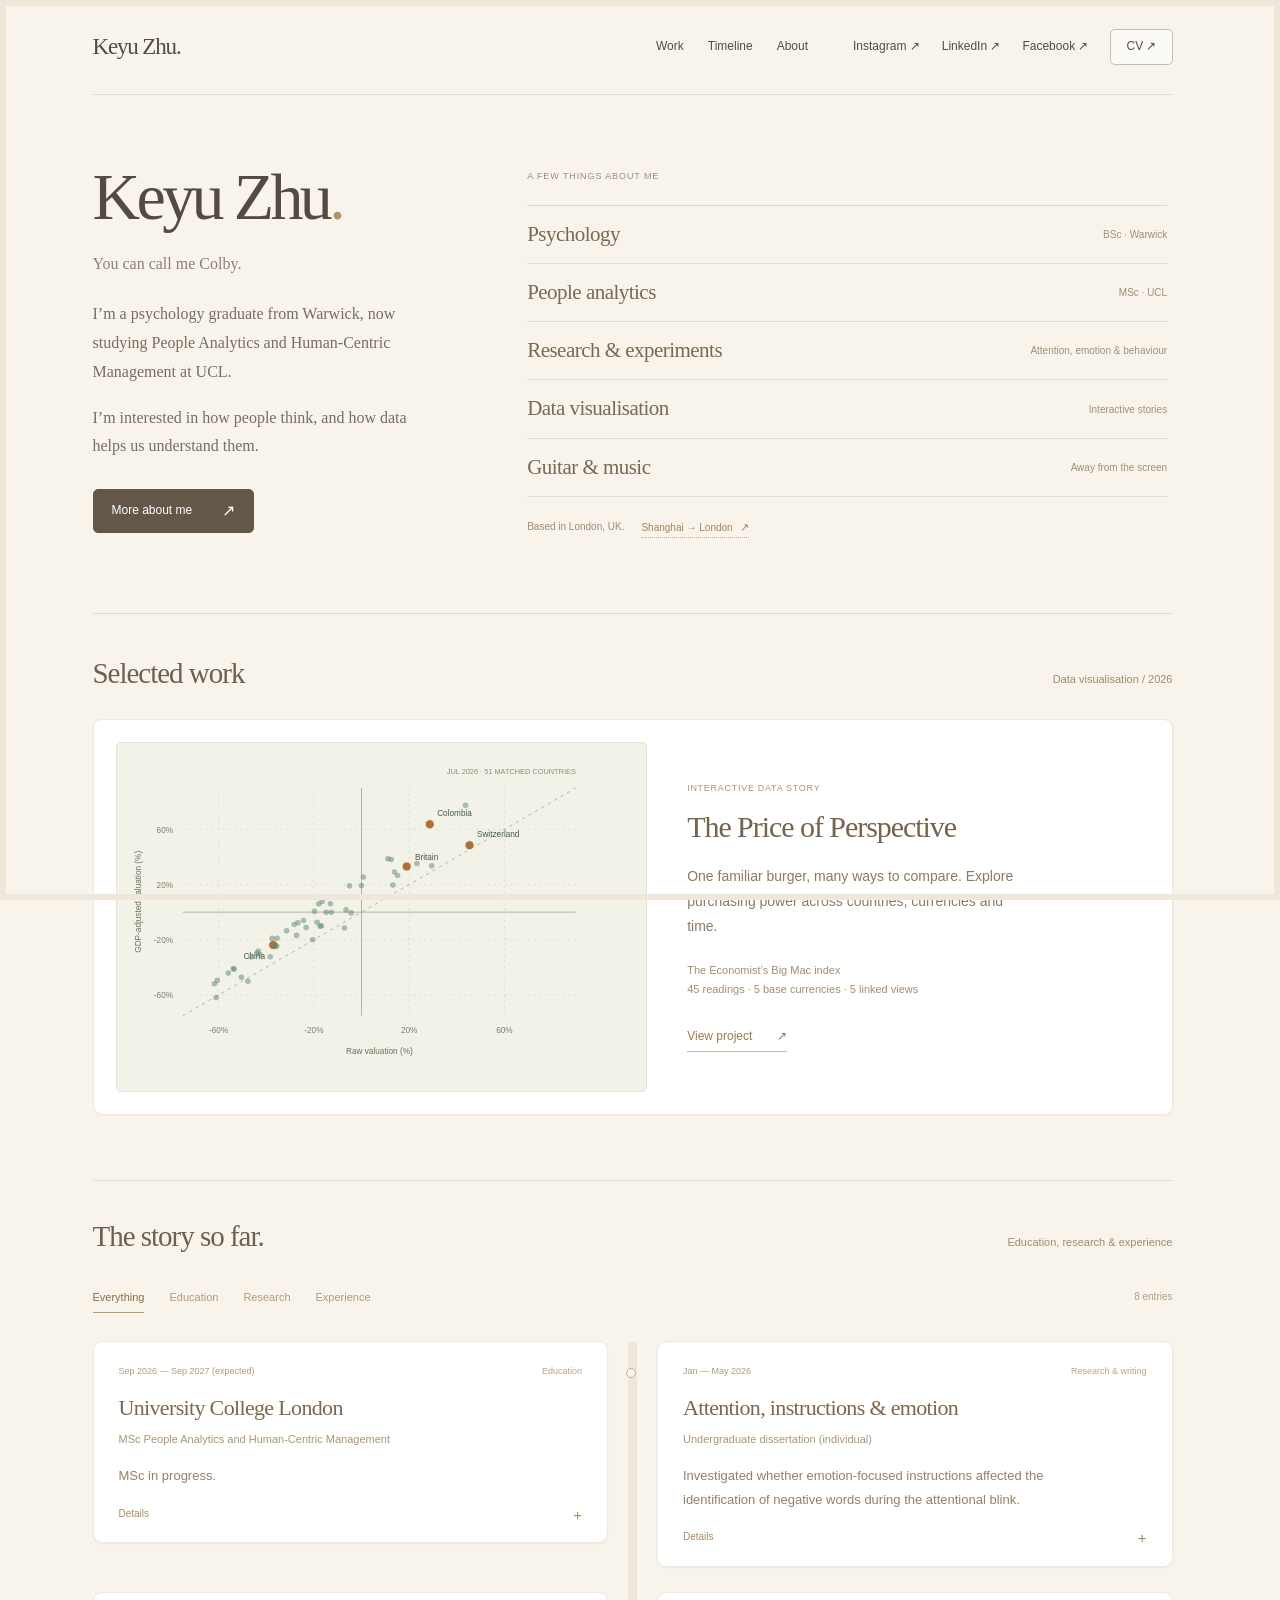
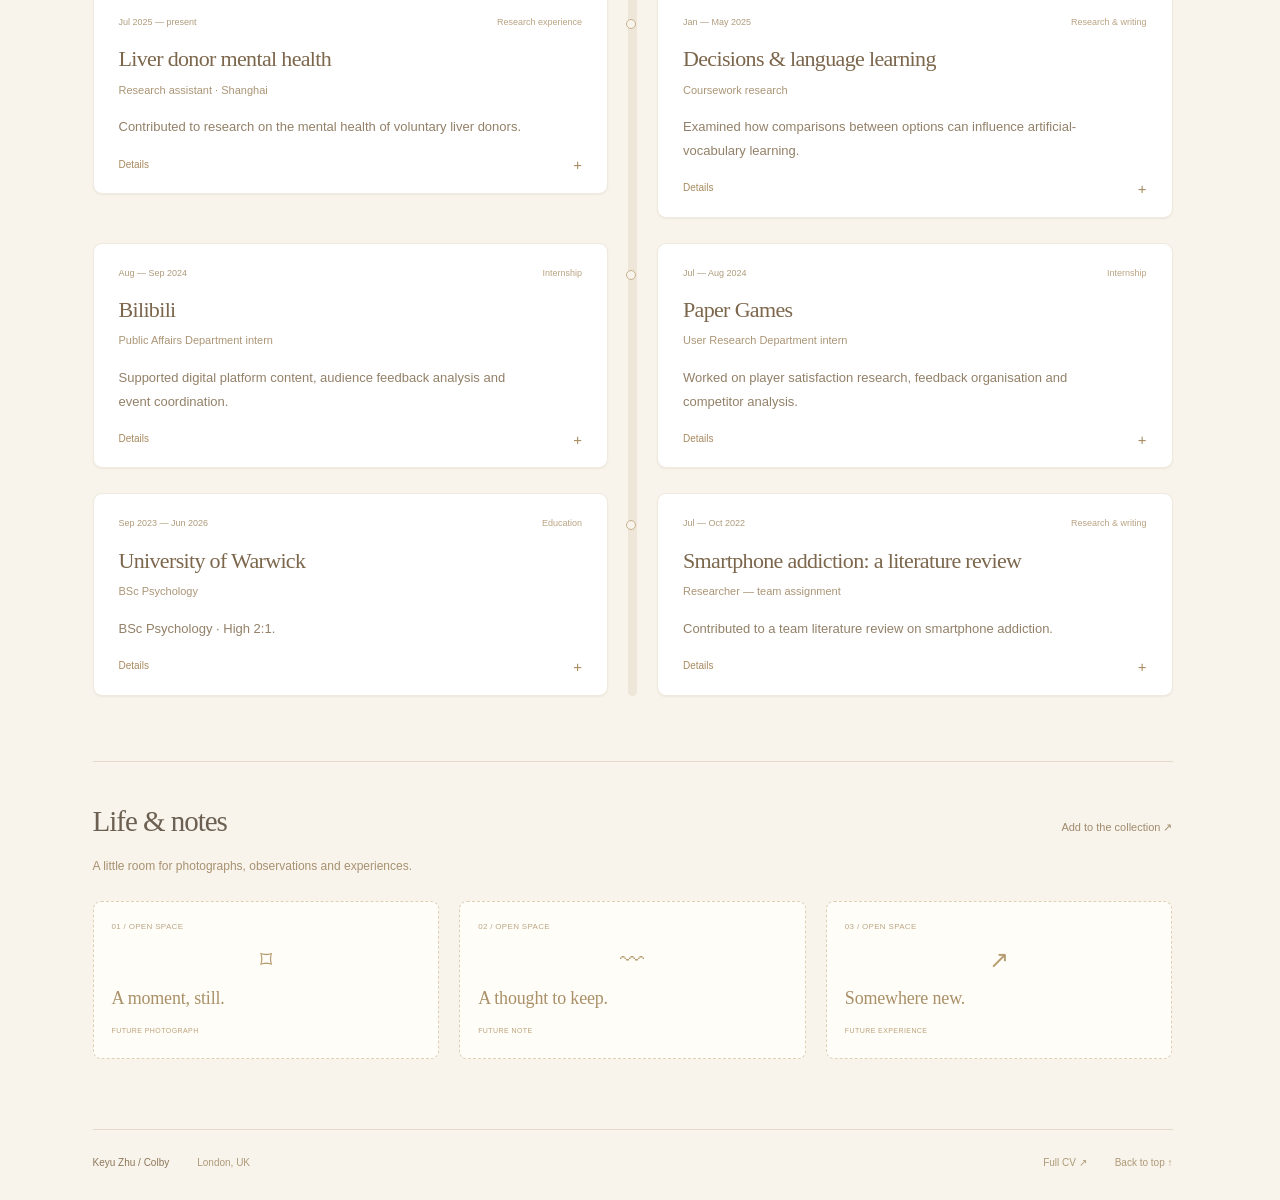
<file: index.html>
<!doctype html>
<html lang="en">
<head><meta name="google-site-verification" content="GPdjRAYRNEwTLfUu-6js3yl0U3Ihg80FsrPwrmgp3tk" />
<meta charset="utf-8"><meta name="viewport" content="width=device-width,initial-scale=1"><meta name="theme-color" content="#fafaf8">
<title>Keyu Zhu / Colby — Psychology, people & data</title>
<meta name="description" content="Keyu Zhu, also known as Colby. Psychology graduate, people analytics student at UCL, and maker of interactive data stories. Work, research and experience.">
<link rel="icon" href="assets/monogram.svg"><link rel="stylesheet" href="portfolio.css"><link rel="stylesheet" href="journey.css"><script src="site.js" defer></script><script src="journey.js" defer></script>
<link rel="stylesheet" href="paper.css"></head>
<body>
<a class="skip" href="#main">Skip to content</a>
<header class="site-nav page-width"><a class="site-name" href="index.html">Keyu Zhu.</a><nav class="nav-sections" aria-label="Main navigation"><a href="#work">Work</a><a href="#story">Timeline</a><a href="about.html">About</a></nav><nav class="nav-socials" aria-label="Social links and CV"><a href="https://www.instagram.com/colby51371/" target="_blank" rel="noopener noreferrer">Instagram ↗</a><a href="https://www.linkedin.com/in/keyu-zhu-75540429a/" target="_blank" rel="noopener noreferrer">LinkedIn ↗</a><a href="https://www.facebook.com/profile.php?id=61551567443703" target="_blank" rel="noopener noreferrer">Facebook ↗</a><a class="cv-button" href="resume.html">CV ↗</a></nav></header>
<main id="main" class="page-width">

<section id="intro" class="intro" aria-labelledby="name-title"><div class="intro-copy"><h1 id="name-title">Keyu Zhu<span class="name-period">.</span></h1><p class="preferred-name">You can call me Colby.</p><p class="bio">I’m a psychology graduate from Warwick, now studying People Analytics and Human-Centric Management at UCL.</p><p class="bio">I’m interested in how people think, and how data helps us understand them.</p><a class="primary-button" id="more-about-me" href="about.html" data-journey-open aria-haspopup="dialog" aria-controls="journey-dialog">More about me <span aria-hidden="true">↗</span></a></div><div class="intro-right"><p class="section-label">A FEW THINGS ABOUT ME</p><ul class="identity-list"><li><span class="tag-name">Psychology</span><span class="tag-context">BSc · Warwick</span></li><li><span class="tag-name">People analytics</span><span class="tag-context">MSc · UCL</span></li><li><span class="tag-name">Research & experiments</span><span class="tag-context">Attention, emotion & behaviour</span></li><li><span class="tag-name">Data visualisation</span><span class="tag-context">Interactive stories</span></li><li><span class="tag-name">Guitar & music</span><span class="tag-context">Away from the screen</span></li></ul><p class="based-in">Based in London, UK. <button type="button" id="journey-open" class="journey-trigger" data-journey-open aria-haspopup="dialog" aria-controls="journey-dialog">Shanghai → London <span aria-hidden="true">↗</span></button></p></div></section>

<section id="work" class="home-section work-section" aria-labelledby="work-title"><div class="section-heading"><h2 id="work-title">Selected work</h2><span>Data visualisation / 2026</span></div><article class="portfolio-feature"><a class="project-preview" href="project.html" aria-label="View The Price of Perspective"><svg id="preview-scatter" viewBox="0 0 620 390" role="img" aria-label="Big Mac valuations, July 2026. Raw versus GDP-adjusted percentages for 51 matched countries."></svg></a><div class="portfolio-copy"><p class="section-label">INTERACTIVE DATA STORY</p><h3>The Price of Perspective</h3><p>One familiar burger, many ways to compare. Explore purchasing power across countries, currencies and time.</p><p class="project-scope">The Economist’s Big Mac index<br>45 readings · 5 base currencies · 5 linked views</p><a class="inline-link" href="project.html">View project <span aria-hidden="true">↗</span></a></div></article></section>

<!-- TIMELINE START -->
<section id="story" class="home-section story-section" aria-labelledby="story-title"><div class="section-heading"><h2 id="story-title">The story so far.</h2><span>Education, research & experience</span></div><div class="timeline-toolbar"><div class="timeline-filters" role="group" aria-label="Filter the timeline"><button type="button" data-timeline-filter="all" aria-pressed="true">Everything</button><button type="button" data-timeline-filter="education" aria-pressed="false">Education</button><button type="button" data-timeline-filter="research" aria-pressed="false">Research</button><button type="button" data-timeline-filter="experience" aria-pressed="false">Experience</button></div><p id="timeline-count" aria-live="polite">8 entries</p></div><div class="timeline-grid"><details class="timeline-card timeline-left" data-kind="education"><summary><span class="timeline-meta"><span class="timeline-date">Sep 2026 — Sep 2027 (expected)</span><span>Education</span></span><h3>University College London</h3><p class="timeline-role">MSc People Analytics and Human-Centric Management</p><p class="timeline-summary">MSc in progress.</p><span class="timeline-more">Details <span aria-hidden="true">+</span></span></summary><div class="timeline-detail"><ul><li>Selected topics: People Analytics, Strategic Human Resources Management, Data Visualisation, Leadership and Communication.</li></ul><a class="inline-link" href="resume.html">Education in my CV ↗</a></div></details><details class="timeline-card timeline-right" data-kind="research"><summary><span class="timeline-meta"><span class="timeline-date">Jan — May 2026</span><span>Research &amp; writing</span></span><h3>Attention, instructions &amp; emotion</h3><p class="timeline-role">Undergraduate dissertation (individual)</p><p class="timeline-summary">Investigated whether emotion-focused instructions affected the identification of negative words during the attentional blink.</p><span class="timeline-more">Details <span aria-hidden="true">+</span></span></summary><div class="timeline-detail"><ul><li>Designed a 2 × 2 rapid serial visual presentation experiment, manipulating instruction type and target lag.</li><li>Implemented the experiment in PsychoPy and Pavlovia; measured second-target accuracy conditional on correct first-target identification (T2 | T1).</li><li>Evaluated the implications for emotional processing and attentional control.</li></ul><a class="inline-link" href="research.html#attentional-blink">Read the full overview ↗</a></div></details><details class="timeline-card timeline-left" data-kind="experience"><summary><span class="timeline-meta"><span class="timeline-date">Jul 2025 — present</span><span>Research experience</span></span><h3>Liver donor mental health</h3><p class="timeline-role">Research assistant · Shanghai</p><p class="timeline-summary">Contributed to research on the mental health of voluntary liver donors.</p><span class="timeline-more">Details <span aria-hidden="true">+</span></span></summary><div class="timeline-detail"><ul><li>Worked with the Beck Scale for Suicide Ideation (BSS) and Meaning in Life Questionnaire (MLQ).</li><li>Investigated the relationship between recipient recovery and donor psychological wellbeing through hospital fieldwork.</li></ul><a class="inline-link" href="research.html#liver-donor-mental-health">Research overview ↗</a></div></details><details class="timeline-card timeline-right" data-kind="research"><summary><span class="timeline-meta"><span class="timeline-date">Jan — May 2025</span><span>Research &amp; writing</span></span><h3>Decisions &amp; language learning</h3><p class="timeline-role">Coursework research</p><p class="timeline-summary">Examined how comparisons between options can influence artificial-vocabulary learning.</p><span class="timeline-more">Details <span aria-hidden="true">+</span></span></summary><div class="timeline-detail"><ul><li>Collected more than 150 questionnaire responses using picture-matching tasks, spelling and multiple-choice questions.</li><li>Used Python for data cleaning and SPSS for statistical analysis.</li><li>Considered how decision-making bias mechanisms apply to learning contexts.</li></ul><a class="inline-link" href="research.html#distinction-bias">Read the full overview ↗</a></div></details><details class="timeline-card timeline-left" data-kind="experience"><summary><span class="timeline-meta"><span class="timeline-date">Aug — Sep 2024</span><span>Internship</span></span><h3>Bilibili</h3><p class="timeline-role">Public Affairs Department intern</p><p class="timeline-summary">Supported digital platform content, audience feedback analysis and event coordination.</p><span class="timeline-more">Details <span aria-hidden="true">+</span></span></summary><div class="timeline-detail"><ul><li>Maintained online content across websites, social media and cooperative channels.</li><li>Monitored traffic data and user feedback from promotional activities.</li><li>Supported planning and execution of a gala project, coordinating requirements and schedules with external partners.</li></ul><a class="inline-link" href="resume.html">Experience in my CV ↗</a></div></details><details class="timeline-card timeline-right" data-kind="experience"><summary><span class="timeline-meta"><span class="timeline-date">Jul — Aug 2024</span><span>Internship</span></span><h3>Paper Games</h3><p class="timeline-role">User Research Department intern</p><p class="timeline-summary">Worked on player satisfaction research, feedback organisation and competitor analysis.</p><span class="timeline-more">Details <span aria-hidden="true">+</span></span></summary><div class="timeline-detail"><ul><li>Designed and distributed a satisfaction survey for Miracle Nikki (Open Beta Version).</li><li>Organised player feedback and translated findings into structured user insight summaries for the operations team.</li><li>Combined competitor research, market context and user feedback in analysis reports.</li></ul><a class="inline-link" href="resume.html">Experience in my CV ↗</a></div></details><details class="timeline-card timeline-left" data-kind="education"><summary><span class="timeline-meta"><span class="timeline-date">Sep 2023 — Jun 2026</span><span>Education</span></span><h3>University of Warwick</h3><p class="timeline-role">BSc Psychology</p><p class="timeline-summary">BSc Psychology · High 2:1.</p><span class="timeline-more">Details <span aria-hidden="true">+</span></span></summary><div class="timeline-detail"><ul><li>Selected topics: Research Methods, Social Psychology, Individual Differences, Brain &amp; Behaviour.</li></ul><a class="inline-link" href="resume.html">Education in my CV ↗</a></div></details><details class="timeline-card timeline-right" data-kind="research"><summary><span class="timeline-meta"><span class="timeline-date">Jul — Oct 2022</span><span>Research &amp; writing</span></span><h3>Smartphone addiction: a literature review</h3><p class="timeline-role">Researcher — team assignment</p><p class="timeline-summary">Contributed to a team literature review on smartphone addiction.</p><span class="timeline-more">Details <span aria-hidden="true">+</span></span></summary><div class="timeline-detail"><ul><li>Independently compiled chapters on four treatment intervention programmes and research conclusions and prospects.</li></ul><a class="inline-link" href="research.html#smartphone-addiction-review">Read the full overview ↗</a></div></details></div></section>
<!-- TIMELINE END -->

<section id="collection" class="home-section collection-section" aria-labelledby="collection-title"><div class="section-heading"><h2 id="collection-title">Life & notes</h2><a class="section-link" href="studio.html">Add to the collection ↗</a></div><p class="collection-intro">A little room for photographs, observations and experiences.</p><div id="journal-grid" class="journal-grid" data-placeholder-limit="3"></div></section>
</main>
<!-- JOURNEY START -->
<dialog id="journey-dialog" class="journey-dialog" aria-labelledby="journey-heading"><section class="journey-section"><div class="journey-heading"><div><p class="section-label">A LITTLE MORE ABOUT ME</p><h2 id="journey-heading">Shanghai <span>to</span> London.</h2></div><button type="button" id="journey-close" class="journey-close" aria-label="Close journey">×</button></div><div class="journey-art"><svg id="journey-scene" viewBox="0 0 1160 420" xmlns="http://www.w3.org/2000/svg" role="img" aria-labelledby="journey-art-title journey-art-description">
<title id="journey-art-title">From Shanghai to London</title><desc id="journey-art-description">An illustrated journey between Shanghai’s skyline and London’s landmarks. A small plane follows a curved path. Use the controls below to replay or explore either city.</desc>
<defs><pattern id="city-windows" width="13" height="17" patternUnits="userSpaceOnUse"><path d="M4 5v6m5-6v6" stroke="#9ca998" stroke-width="1.1" opacity=".65"/></pattern><pattern id="tower-windows" width="9" height="13" patternUnits="userSpaceOnUse"><path d="M3 4v5" stroke="#929f94" stroke-width="1" opacity=".6"/></pattern></defs>
<circle id="journey-sun" cx="582" cy="144" r="50" fill="#f0e4c5" opacity=".65"/>
<g id="shanghai-scene" class="city-scene" fill="none" transform="translate(55 125)" stroke="#827264" stroke-width="1.65" stroke-linecap="round" stroke-linejoin="round">
<ellipse cx="211" cy="244" rx="217" ry="22" fill="#eee5d7" stroke="none"/>
<path d="M-1 266c66-9 127 8 190-2s142-4 235 2" fill="none" stroke="#c8d9dd" stroke-width="10"/><path d="M32 281c64-4 104 6 158 0m79-1 98 2" stroke="#d5dfd3" fill="none"/>
<g fill="#fcf9f2" stroke="#ded3bf"><path d="M39 55c-5-13 16-23 25-12 6-25 41-25 47-4 21-7 34 6 27 16Z"/><path d="M281 11c0-9 16-15 23-6 7-14 30-12 33 3 14-3 22 8 17 14h-75"/></g>
<g><path d="M18 232V146h35l5 86" fill="#e9dec5"/><path d="M21 153h30v75H21Z" fill="url(#city-windows)"/><path d="M12 146h48m-45-4h42" fill="none"/><path d="M57 233v-70h63v70" fill="#f0e7d0"/><path d="M63 173h50v54H63Z" fill="url(#city-windows)"/><path d="M54 165h69M62 188h53"/><path d="M75 163V111h26v52" fill="#ebdfc4"/><path d="M71 111h34l-5-8H76Z" fill="#d4d8c1"/><path d="M79 103V90h17v13M87 89v-9"/><circle cx="88" cy="129" r="8" fill="#faf8ed"/><path d="M88 124v6l4 2"/><path d="M123 233v-92h31v92" fill="#ddd8c8"/><path d="M128 149h21v79h-21Z" fill="url(#city-windows)"/></g>
<g><title>Oriental Pearl Tower</title><path d="M184 18v211" stroke-width="3"/><path d="m177 232 7-48 8 48m-23 0 15-33 17 33" fill="#d7d9c3"/><path d="M184 45v30M179 96v61m11-61v61" stroke-width="2"/><circle cx="184" cy="84" r="17" fill="#d8baa7"/><path d="M169 81q15 10 30 0m-31 8q16 8 30 0" stroke="#b89c86"/><circle cx="184" cy="172" r="28" fill="#d8baa7"/><path d="M158 166q26 15 52 0m-50 14q24 13 48 0" stroke="#b99c86"/><path d="m180 197-10 35m18-35 10 35M180 58l4-12 5 12"/><circle cx="184" cy="42" r="5" fill="#ddd4b8"/></g>
<g><title>Shanghai skyline</title><path d="M224 232v-62h9v-18h8v-19h12v19h9v18h8v62Z" fill="#e3d9c5"/><path d="M231 176h32m-28-18h23m-25 38h30m-30 19h30" stroke="#a2af97"/><path d="M278 232 273 72l37-15 16 175Z" fill="#d4d9d3"/><path d="m282 78 23-7 3 27-24 1Z" fill="#fbf8f1"/><path d="M281 110h31v114h-31Z" fill="url(#tower-windows)"/><path d="M335 232 339 81q0-22 14-43 16 14 18 43l9 151Z" fill="#ccd4ce"/><path d="M341 80q14 12 30 1m-31 19q18 10 33 0m-35 21q20 9 37 0m-38 23q21 7 40-1m-41 26q22 4 42-3m-43 28q24 3 45-6m-46 29q24 1 48-6" fill="none" stroke="#9faf9e"/><path d="M387 232v-78h24v78" fill="#e7e4ce"/><path d="M392 162h14v63h-14Z" fill="url(#city-windows)"/></g>
<g fill="#c3c7b1"><path d="M2 232v-33m0 10c-20-5-15-22-4-21 3-18 24-15 24 2 14 3 7 25-20 19"/><path d="M419 234v-26m0 5c-17-3-17-22-3-23 9-16 27-6 22 7 14 11-2 22-19 16"/></g>
<path d="M5 235h415" fill="none" stroke="#8e9b83"/>
</g>
<g id="london-scene" class="city-scene" fill="none" transform="translate(685 125)" stroke="#827264" stroke-width="1.65" stroke-linecap="round" stroke-linejoin="round">
<ellipse cx="211" cy="244" rx="217" ry="22" fill="#eee5d7" stroke="none"/>
<path d="M-5 267c65-11 126 4 194-2s155 0 233 2" fill="none" stroke="#c8d9dd" stroke-width="10"/><path d="M31 280h89m67 1 67-2m48 2h74" fill="none" stroke="#d5dfd3"/>
<g fill="#fcf9f2" stroke="#ded3bf"><path d="M18 42c-4-11 11-18 19-11 9-25 40-23 46 0 19-4 28 6 24 15H21"/><path d="M230 37c-1-10 15-16 22-6 5-18 31-21 38 0 13-4 26 6 22 16h-77"/></g>
<g><title>London Eye</title><circle cx="64" cy="154" r="50" fill="#faf9f1" stroke="#9cab95"/><g stroke="#bac4ad" stroke-width=".8"><path d="M64 104v100m-50-50h100m-85-35 70 70m-70 0 70-70m-81 10 92 50m-71-71 50 92m-71-21 92-50m-71 71 50-92"/></g><g fill="#e4e9d9" stroke-width="1"><rect x="59" y="100" width="10" height="7" rx="3"/><rect x="59" y="201" width="10" height="7" rx="3"/><rect x="9" y="150" width="10" height="7" rx="3"/><rect x="109" y="150" width="10" height="7" rx="3"/><rect x="23" y="114" width="10" height="7" rx="3"/><rect x="96" y="114" width="10" height="7" rx="3"/><rect x="23" y="186" width="10" height="7" rx="3"/><rect x="96" y="186" width="10" height="7" rx="3"/></g><path d="m64 154-24 80m24-80 28 80" stroke-width="2"/></g>
<g><title>Tower Bridge</title><path d="M110 235v-27h189v27" fill="#cddbd0"/><path d="M114 207h184M117 214h176"/><path d="M144 208V117h36v91m62 0v-91h36v91" fill="#e9dfc4"/><path d="M140 119h45l-6-8h-34Zm98 0h45l-7-8h-32Z" fill="#d6ddcb"/><path d="M144 111V96l8 5 9-15 10 15 9-5v15m62 0V96l8 5 9-15 10 15 9-5v15" fill="#b8cbd2"/><path d="M154 126v68m12-68v68m86-68v68m12-68v68" stroke="#baac8e"/><path d="M151 166h20v24h-20Zm99 0h20v24h-20Z" fill="#f8f5e9"/><path d="M180 143h62v11h-62Z" fill="#c5d6c9"/><path d="M118 205q25-8 43-61m18 2q31 32 63 0m18 0q12 45 37 59" fill="none" stroke="#9baa92" stroke-width="2"/><path d="M110 204h190" stroke-width="3"/></g>
<g><title>Elizabeth Tower and the Houses of Parliament</title><path d="M307 234V111h41v123" fill="#e2d5b5"/><path d="M304 112h47l-4-12h-39Z" fill="#d0c69d"/><path d="M311 100V71h33v29" fill="#e9dec1"/><path d="m306 72 22-37 21 37Z" fill="#b5c8d0"/><path d="M318 43v-9h19v9m-10-8V19"/><path d="M307 151h42m-42 9h42m-41 62h41M315 168v43m10-43v43m10-43v43" stroke="#b3aa89"/><circle cx="328" cy="130" r="14" fill="#faf9ee"/><circle cx="328" cy="130" r="10.5" fill="none" stroke="#c2ba98"/><path d="M328 120v10l8 4" stroke="#6d7e6d"/><path d="M349 234v-56h61v56" fill="#ebe2c9"/><path d="m348 179 8-12 8 12 9-12 9 12 8-12 9 12 8-12 5 12" fill="#d2d7bc"/><path d="M356 185h48v42h-48Z" fill="url(#city-windows)"/></g>
<g fill="#c3c7b1"><path d="M13 235v-22m0 3c-18 0-20-17-9-22 2-19 24-17 28-3 19 6 7 28-19 25"/><path d="M424 233v-25m0 5c-17-3-17-22-3-23 9-16 27-6 22 7 14 11-2 22-19 16"/></g>
<path d="M2 235h426" fill="none" stroke="#8e9b83"/>
</g>
<path id="flight-route" d="M235 111C433 9 742 9 982 111" fill="none" stroke="#c8b79b" stroke-width="1.5" stroke-dasharray="3 8" stroke-linecap="round"/>
<path id="flight-trail" d="M235 111C433 9 742 9 982 111" fill="none" stroke="#9a754c" stroke-width="2" stroke-linecap="round"/>
<g id="journey-plane" transform="translate(235 111)"><ellipse cx="-2" cy="5" rx="18" ry="6" fill="#9bad8a" opacity=".1"/><path d="M24 0 4-5-5-20h-6l4 17-14-4-4 4 12 6-6 11h5l11-9 20-1q7-1 7-4Z" fill="#faf9ed" stroke="#73604f" stroke-width="1.8" stroke-linejoin="round"/><path d="M0-1 13 1" stroke="#9eae91" stroke-width="1.2" stroke-linecap="round"/></g>
</svg>
</div><div class="journey-controls"><div class="city-tabs" role="group" aria-label="Explore a city"><button type="button" class="city-tab" data-city="shanghai" aria-pressed="true"><span class="city-number">01</span><span><strong>Shanghai <span lang="zh">上海</span></strong><small>Where I grew up</small></span></button><button type="button" class="city-tab" data-city="london" aria-pressed="false"><span class="city-number">02</span><span><strong>London <span lang="zh">伦敦</span></strong><small>Where I am now</small></span></button></div><div class="flight-controls"><label for="journey-progress">Explore the journey</label><input type="range" id="journey-progress" min="0" max="100" step="0.1" value="0" aria-label="Journey progress"><button type="button" id="journey-toggle">Play journey →</button></div></div><div class="journey-caption"><p><strong id="city-note-title">Shanghai / 上海</strong><span id="city-note-copy">The city where I grew up. The beginning of this story.</span></p><span id="journey-status" role="status" aria-live="polite">Shanghai, where it all began.</span></div><div class="journey-next"><div><p class="section-label">THE STORY CONTINUES</p><p>From growing up in Shanghai to studying people and data in London.</p></div><a class="primary-button" href="about.html">Continue to my story <span aria-hidden="true">↗</span></a></div></section></dialog>
<!-- JOURNEY END -->
<footer class="site-footer page-width"><span>Keyu Zhu / Colby</span><span>London, UK</span><a href="resume.html">Full CV ↗</a><a href="#main">Back to top ↑</a></footer>
</body></html>
</file>
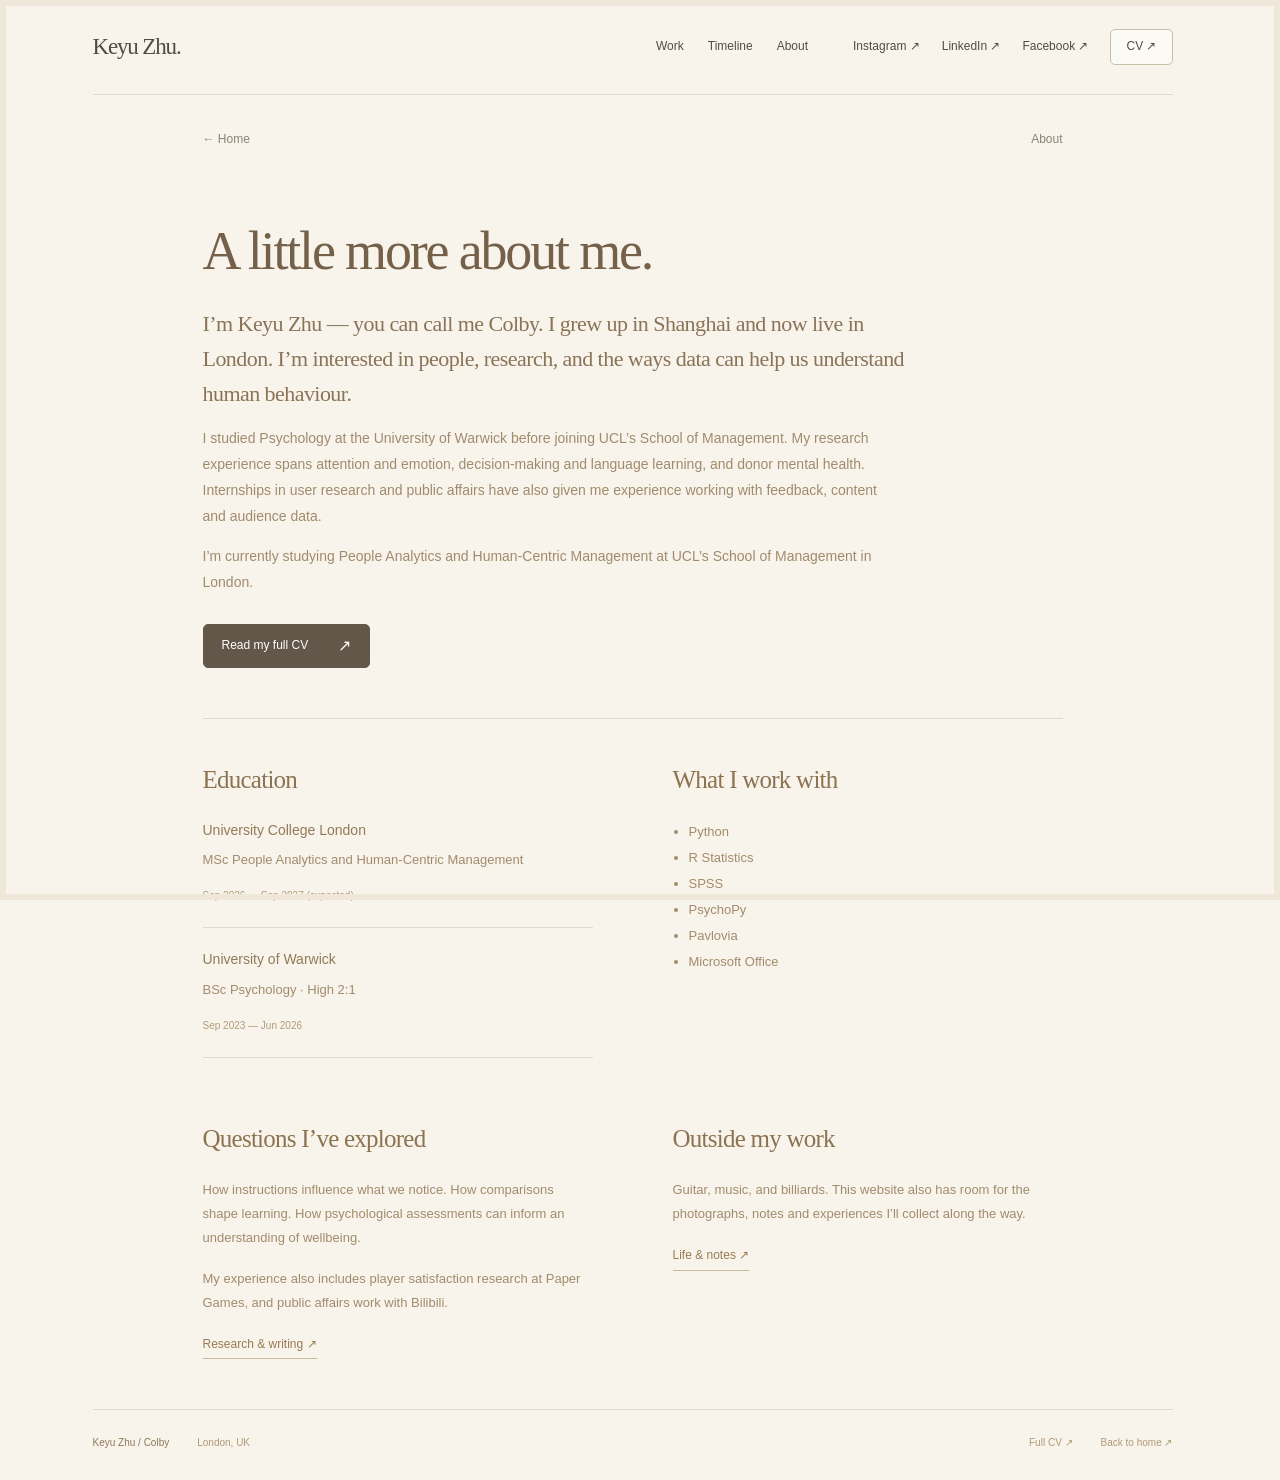
<file: about.html>
<!doctype html><html lang="en"><head><meta charset="utf-8"><meta name="viewport" content="width=device-width,initial-scale=1"><meta name="theme-color" content="#fafaf8"><title>About — Keyu Zhu / Colby</title><meta name="description" content="Education, interests and background of Keyu Zhu, an MSc student at UCL with a psychology degree from Warwick."><link rel="icon" href="assets/monogram.svg"><link rel="stylesheet" href="portfolio.css"><link rel="stylesheet" href="paper.css"></head><body><a class="skip" href="#main">Skip to content</a><header class="site-nav page-width"><a class="site-name" href="index.html">Keyu Zhu.</a><nav class="nav-sections" aria-label="Main navigation"><a href="index.html#work">Work</a><a href="index.html#story">Timeline</a><a href="about.html">About</a></nav><nav class="nav-socials" aria-label="Social links and CV"><a href="https://www.instagram.com/colby51371/" target="_blank" rel="noopener noreferrer">Instagram ↗</a><a href="https://www.linkedin.com/in/keyu-zhu-75540429a/" target="_blank" rel="noopener noreferrer">LinkedIn ↗</a><a href="https://www.facebook.com/profile.php?id=61551567443703" target="_blank" rel="noopener noreferrer">Facebook ↗</a><a class="cv-button" href="resume.html">CV ↗</a></nav></header><main id="main" class="page-width"><div class="reading-width"><div class="subpage-header"><a href="index.html">← Home</a><span>About</span></div><section class="page-intro"><h1>A little more about me.</h1><p class="lead">I’m Keyu Zhu — you can call me Colby. I grew up in Shanghai and now live in London. I’m interested in people, research, and the ways data can help us understand human behaviour.</p><p>I studied Psychology at the University of Warwick before joining UCL’s School of Management. My research experience spans attention and emotion, decision-making and language learning, and donor mental health. Internships in user research and public affairs have also given me experience working with feedback, content and audience data.</p><p>I’m currently studying People Analytics and Human-Centric Management at UCL’s School of Management in London.</p><a class="primary-button" href="resume.html">Read my full CV <span aria-hidden="true">↗</span></a></section><div class="about-body"><section><h2>Education</h2><article class="education-entry"><h3>University College London</h3><p>MSc People Analytics and Human-Centric Management</p><small>Sep 2026 — Sep 2027 (expected)</small></article><article class="education-entry"><h3>University of Warwick</h3><p>BSc Psychology · High 2:1</p><small>Sep 2023 — Jun 2026</small></article></section><section><h2>What I work with</h2><ul class="tool-list"><li>Python</li><li>R Statistics</li><li>SPSS</li><li>PsychoPy</li><li>Pavlovia</li><li>Microsoft Office</li></ul></section><section><h2>Questions I’ve explored</h2><p>How instructions influence what we notice. How comparisons shape learning. How psychological assessments can inform an understanding of wellbeing.</p><p>My experience also includes player satisfaction research at Paper Games, and public affairs work with Bilibili.</p><a class="inline-link" href="research.html">Research & writing ↗</a></section><section><h2>Outside my work</h2><p>Guitar, music, and billiards. This website also has room for the photographs, notes and experiences I’ll collect along the way.</p><a class="inline-link" href="index.html#collection">Life & notes ↗</a></section></div></div></main><footer class="site-footer page-width"><span>Keyu Zhu / Colby</span><span>London, UK</span><a href="resume.html">Full CV ↗</a><a href="index.html">Back to home ↗</a></footer></body></html>
</file>
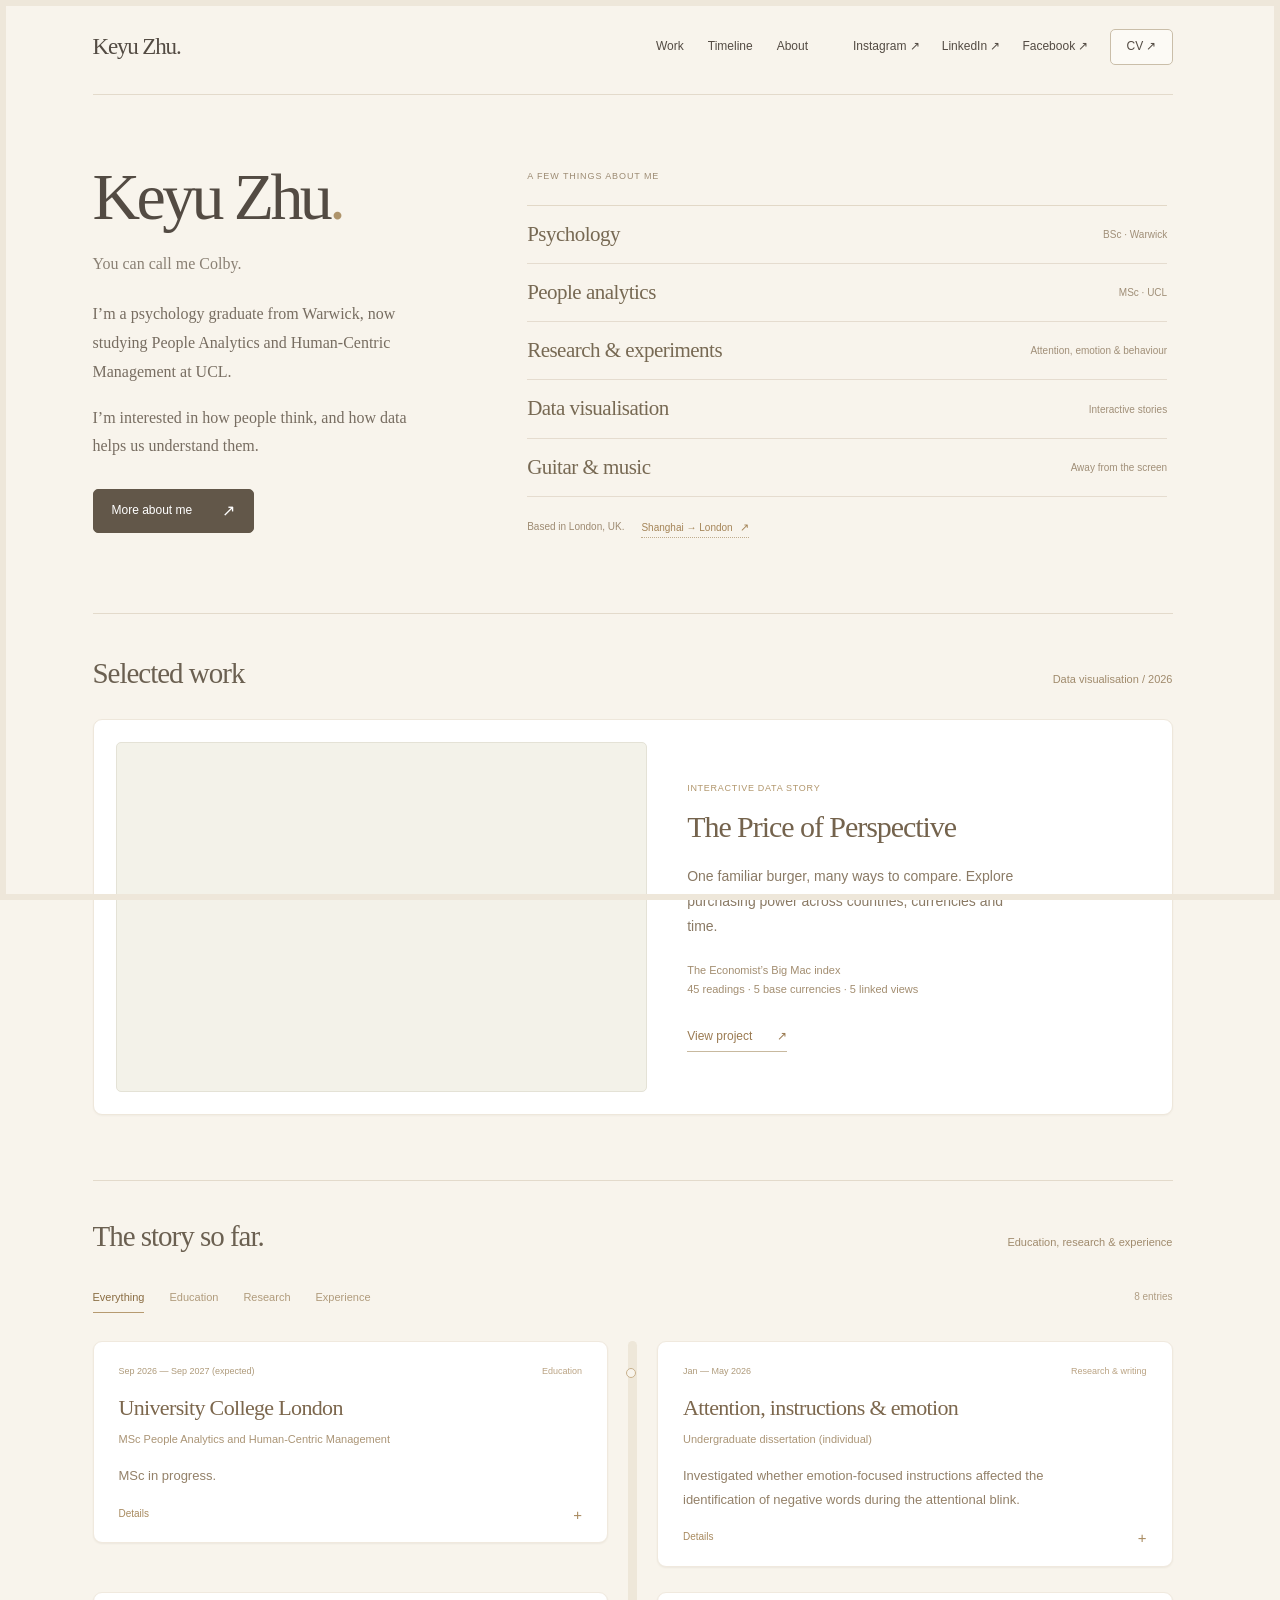
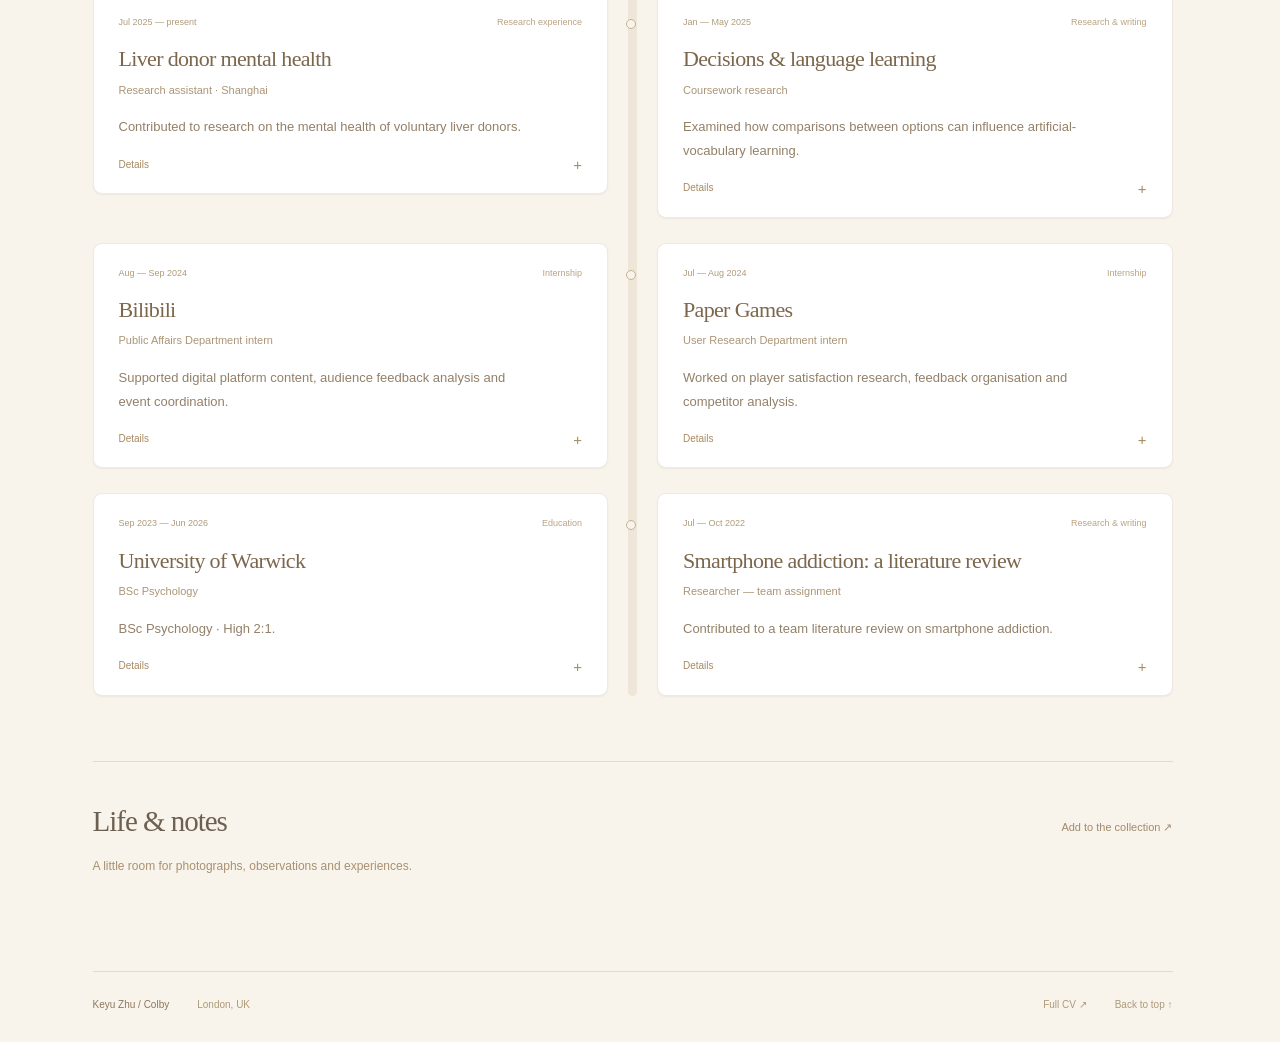
<file: directions.html>
<!doctype html><html lang="en"><head><meta charset="utf-8"><meta name="viewport" content="width=device-width,initial-scale=1"><meta http-equiv="refresh" content="0;url=index.html"><title>Keyu Zhu / Colby</title><link rel="stylesheet" href="portfolio.css"><link rel="stylesheet" href="paper.css"></head><body><main class="page-width"><p style="margin-top:60px">The portfolio has a new home. <a class="inline-link" href="index.html">Continue to Keyu Zhu’s website ↗</a></p></main></body></html>
</file>
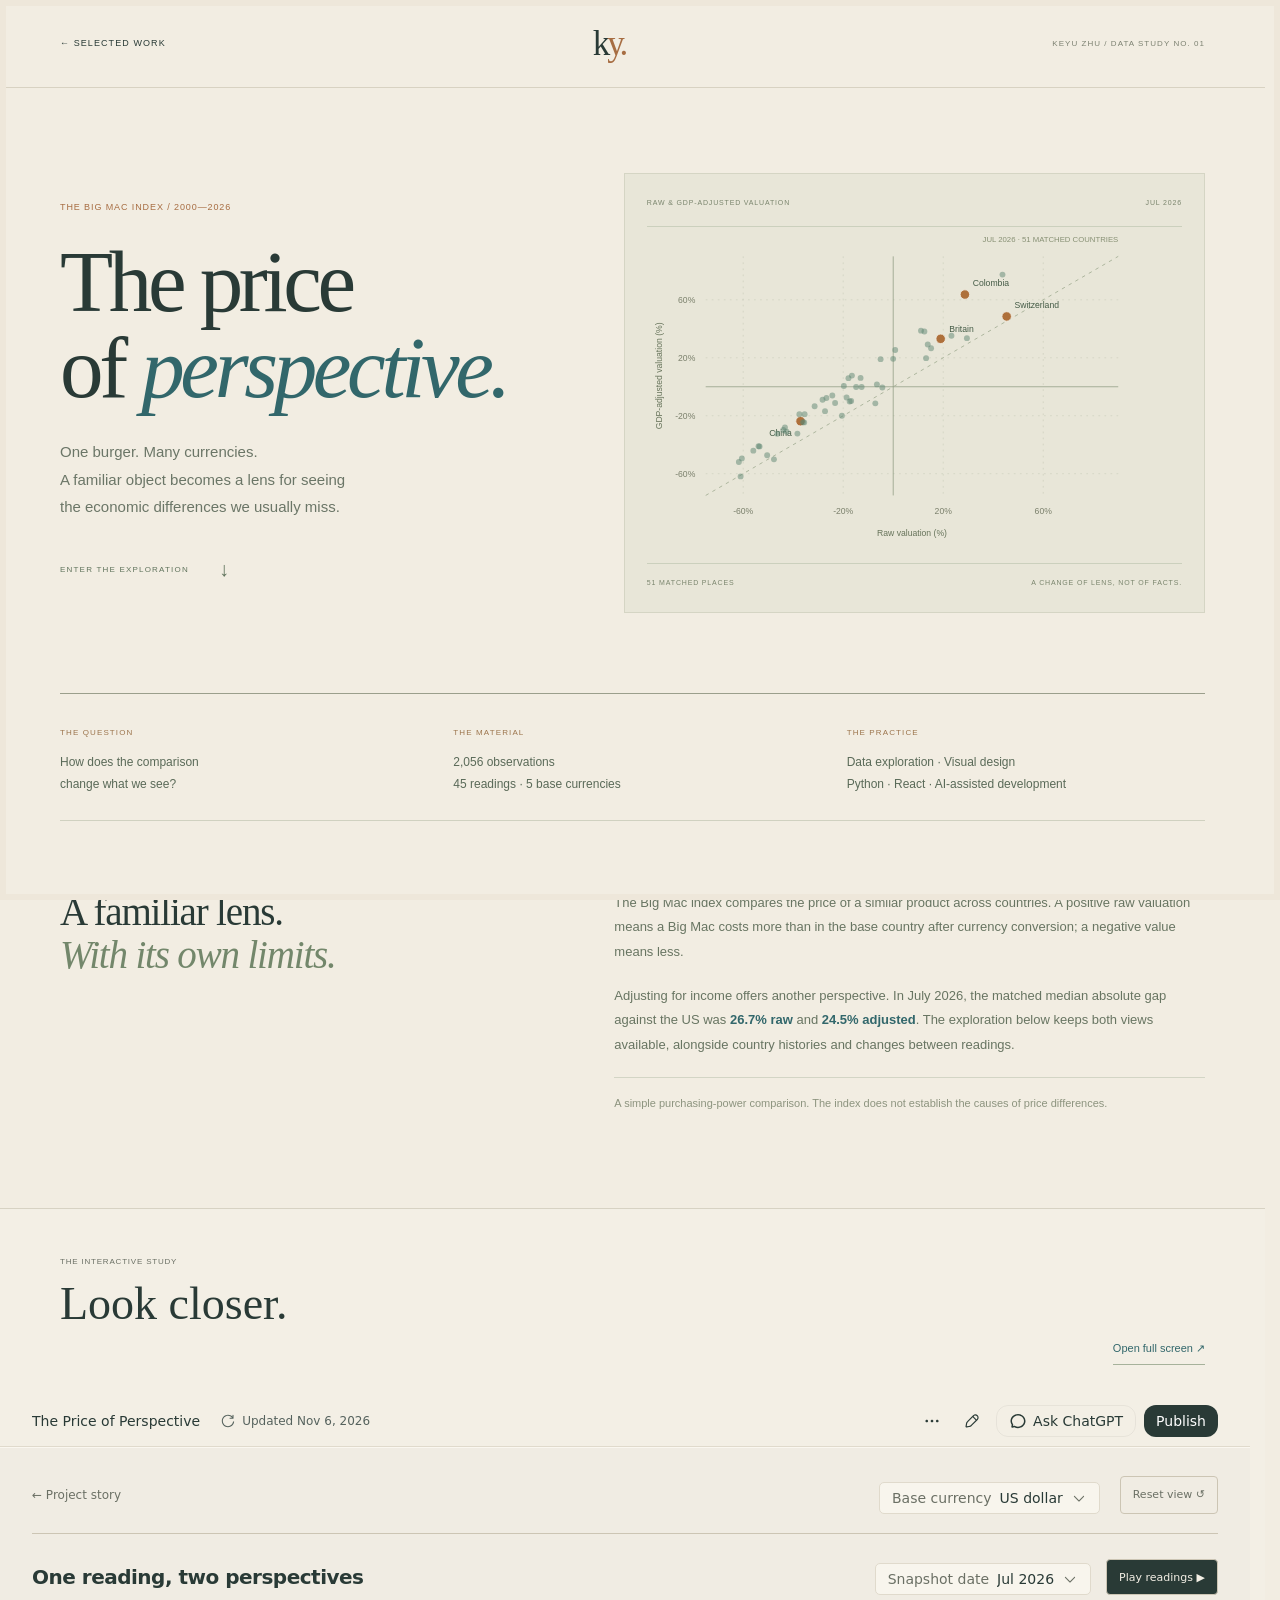
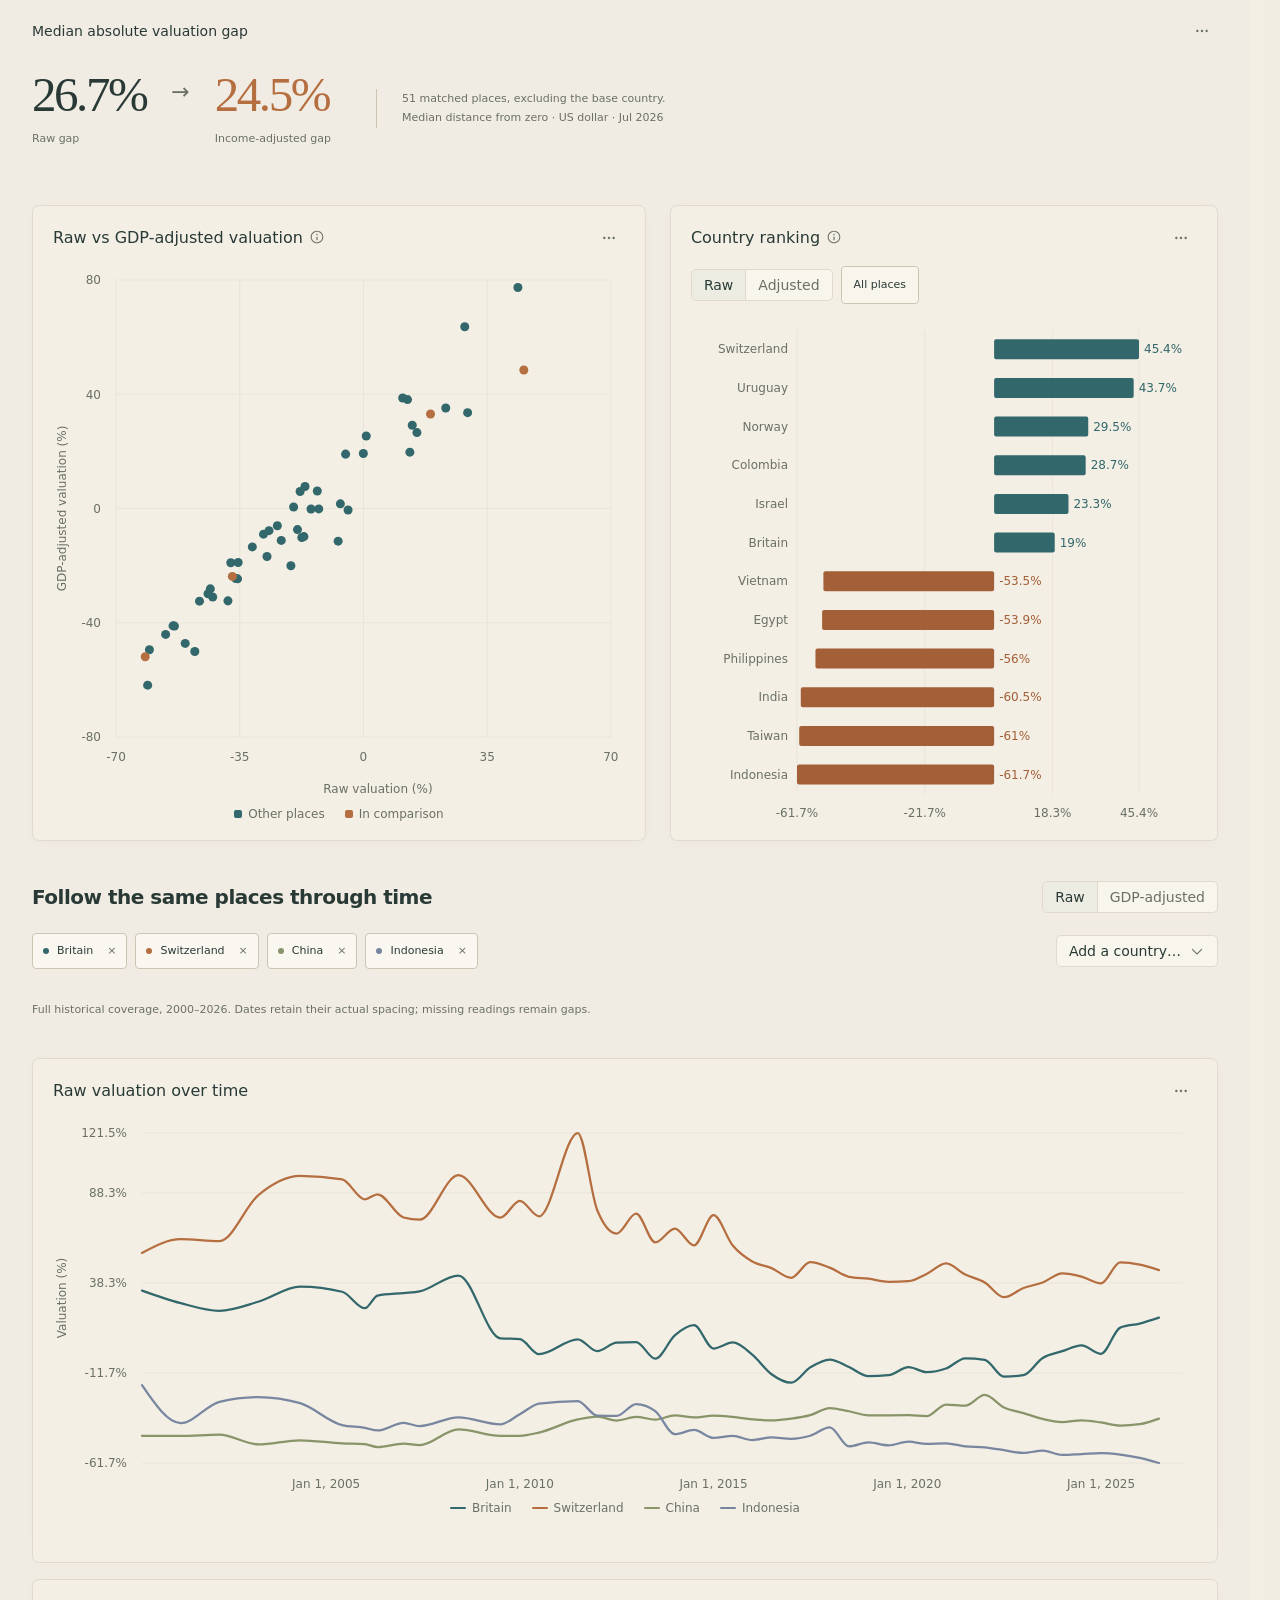
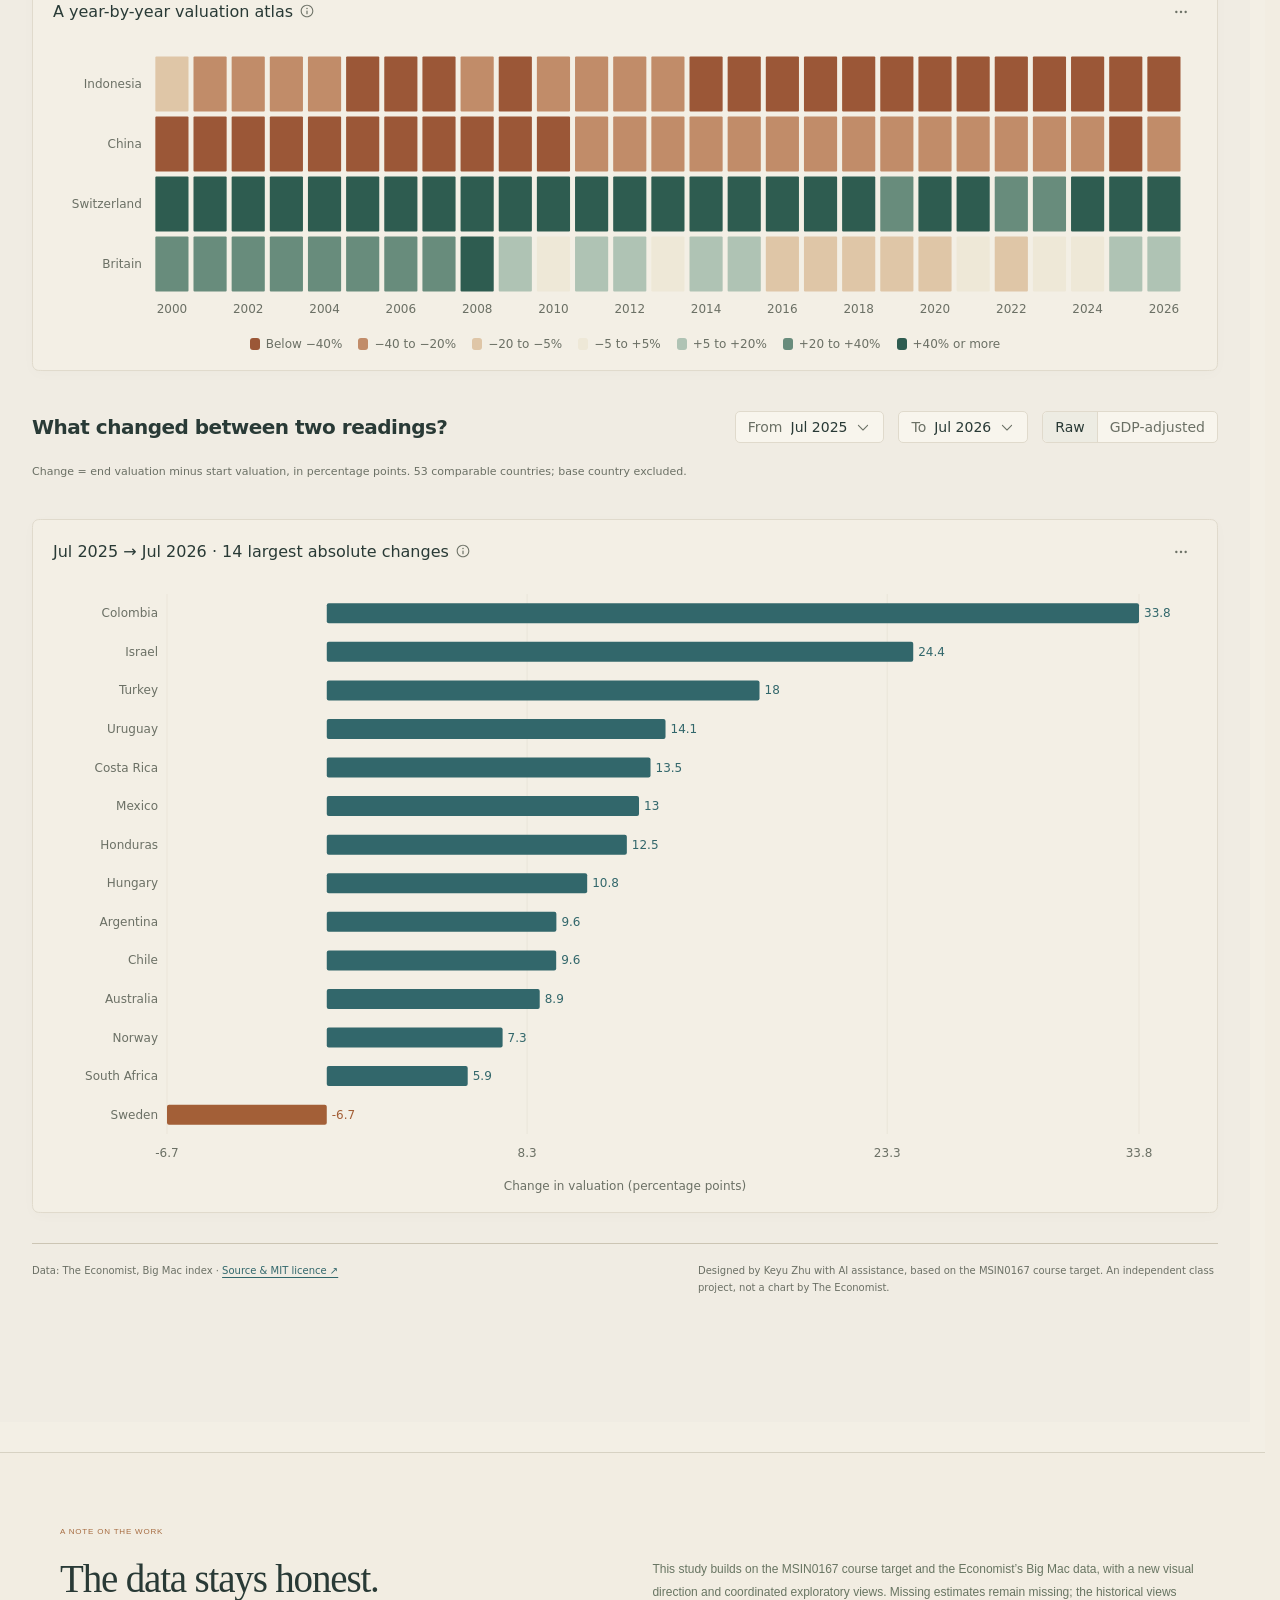
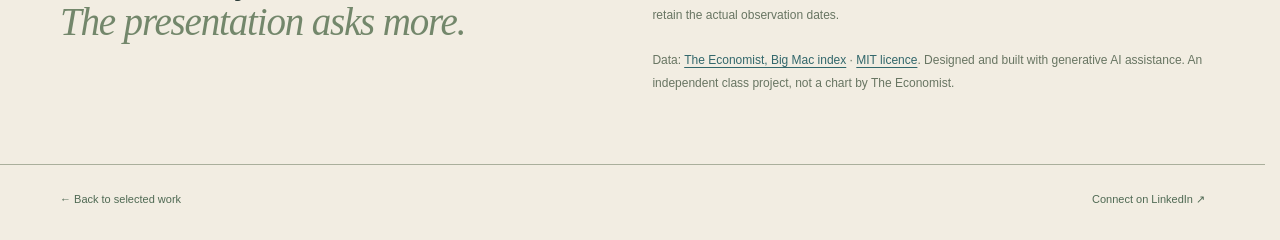
<file: project.html>
<!doctype html><html lang="en"><head><meta charset="utf-8"><meta name="viewport" content="width=device-width,initial-scale=1"><meta name="theme-color" content="#f2ede2"><title>The Price of Perspective — Keyu Zhu</title><meta name="description" content="An interactive Big Mac index study by Keyu Zhu. Explore 45 historical readings, five base currencies, income adjustment, and changes over time."><link rel="icon" href="assets/monogram.svg"><link rel="stylesheet" href="portfolio.css"><link rel="stylesheet" href="project.css"><script src="site.js" defer></script><link rel="stylesheet" href="paper.css"></head>
<body class="project-page"><a class="skip" href="#explore">Skip to the interactive exploration</a><header class="project-header"><a href="index.html#work" class="project-back">← SELECTED WORK</a><a class="wordmark" href="index.html" aria-label="Keyu Zhu home">k<span>y.</span></a><span>KEYU ZHU / DATA STUDY NO. 01</span></header><main><section class="project-hero project-wrap"><div class="project-hero-copy"><p class="eyebrow">THE BIG MAC INDEX / 2000—2026</p><h1>The price<br>of <em>perspective.</em></h1><p class="project-lede">One burger. Many currencies.<br>A familiar object becomes a lens for seeing<br>the economic differences we usually miss.</p><a href="#explore" class="project-down">ENTER THE EXPLORATION <span>↓</span></a></div><div class="project-hero-art"><div class="project-figure-heading"><span>RAW & GDP-ADJUSTED VALUATION</span><span>JUL 2026</span></div><svg id="preview-scatter" viewBox="0 0 620 390" role="img" aria-label="Raw and GDP-adjusted valuation for 51 non-US countries with both estimates, July 2026"></svg><div class="project-figure-footer"><span>51 MATCHED PLACES</span><span>A CHANGE OF LENS, NOT OF FACTS.</span></div></div></section>
<div class="project-wrap"><div class="project-facts"><div><span>THE QUESTION</span><p>How does the comparison<br>change what we see?</p></div><div><span>THE MATERIAL</span><p>2,056 observations<br>45 readings · 5 base currencies</p></div><div><span>THE PRACTICE</span><p>Data exploration · Visual design<br>Python · React · AI-assisted development</p></div></div><section class="project-intro"><h2>A familiar lens.<br><em>With its own limits.</em></h2><div><p>The Big Mac index compares the price of a similar product across countries. A positive raw valuation means a Big Mac costs more than in the base country after currency conversion; a negative value means less.</p><p>Adjusting for income offers another perspective. In July 2026, the matched median absolute gap against the US was <strong>26.7% raw</strong> and <strong>24.5% adjusted</strong>. The exploration below keeps both views available, alongside country histories and changes between readings.</p><p class="project-caveat">A simple purchasing-power comparison. The index does not establish the causes of price differences.</p></div></section></div>
<section class="explore-section" id="explore"><div class="project-wrap explorer-heading"><div><p class="eyebrow">THE INTERACTIVE STUDY</p><h2>Look closer.</h2></div><a href="works/atlas/index.html" target="_blank" rel="noopener noreferrer">Open full screen ↗</a></div><div class="explorer-frame"><iframe id="atlas-frame" src="works/atlas/index.html" title="The Price of Perspective: interactive data exploration" loading="lazy" style="height:3000px"></iframe></div></section>
<section class="project-wrap project-ending"><div><p class="eyebrow">A NOTE ON THE WORK</p><h2>The data stays honest.<br><em>The presentation asks more.</em></h2></div><p>This study builds on the MSIN0167 course target and the Economist’s Big Mac data, with a new visual direction and coordinated exploratory views. Missing estimates remain missing; the historical views retain the actual observation dates.<br><br>Data: <a href="https://github.com/TheEconomist/big-mac-data" target="_blank" rel="noopener noreferrer">The Economist, Big Mac index</a> · <a href="assets/bigmac-licence.txt">MIT licence</a>. Designed and built with generative AI assistance. An independent class project, not a chart by The Economist.</p></section><div class="project-wrap project-return"><a href="index.html#work">← Back to selected work</a><a href="https://www.linkedin.com/in/keyu-zhu-75540429a/" target="_blank" rel="noopener noreferrer">Connect on LinkedIn ↗</a></div></main>
<script>const frame=document.getElementById('atlas-frame');window.addEventListener('message',event=>{if(event.origin===location.origin&&event.source===frame.contentWindow&&event.data?.type==='keyu-lab-height'&&Number.isFinite(event.data.height)){const height=Math.max(900,Math.min(12000,event.data.height));frame.style.height=height+'px';}});</script></body></html>
</file>
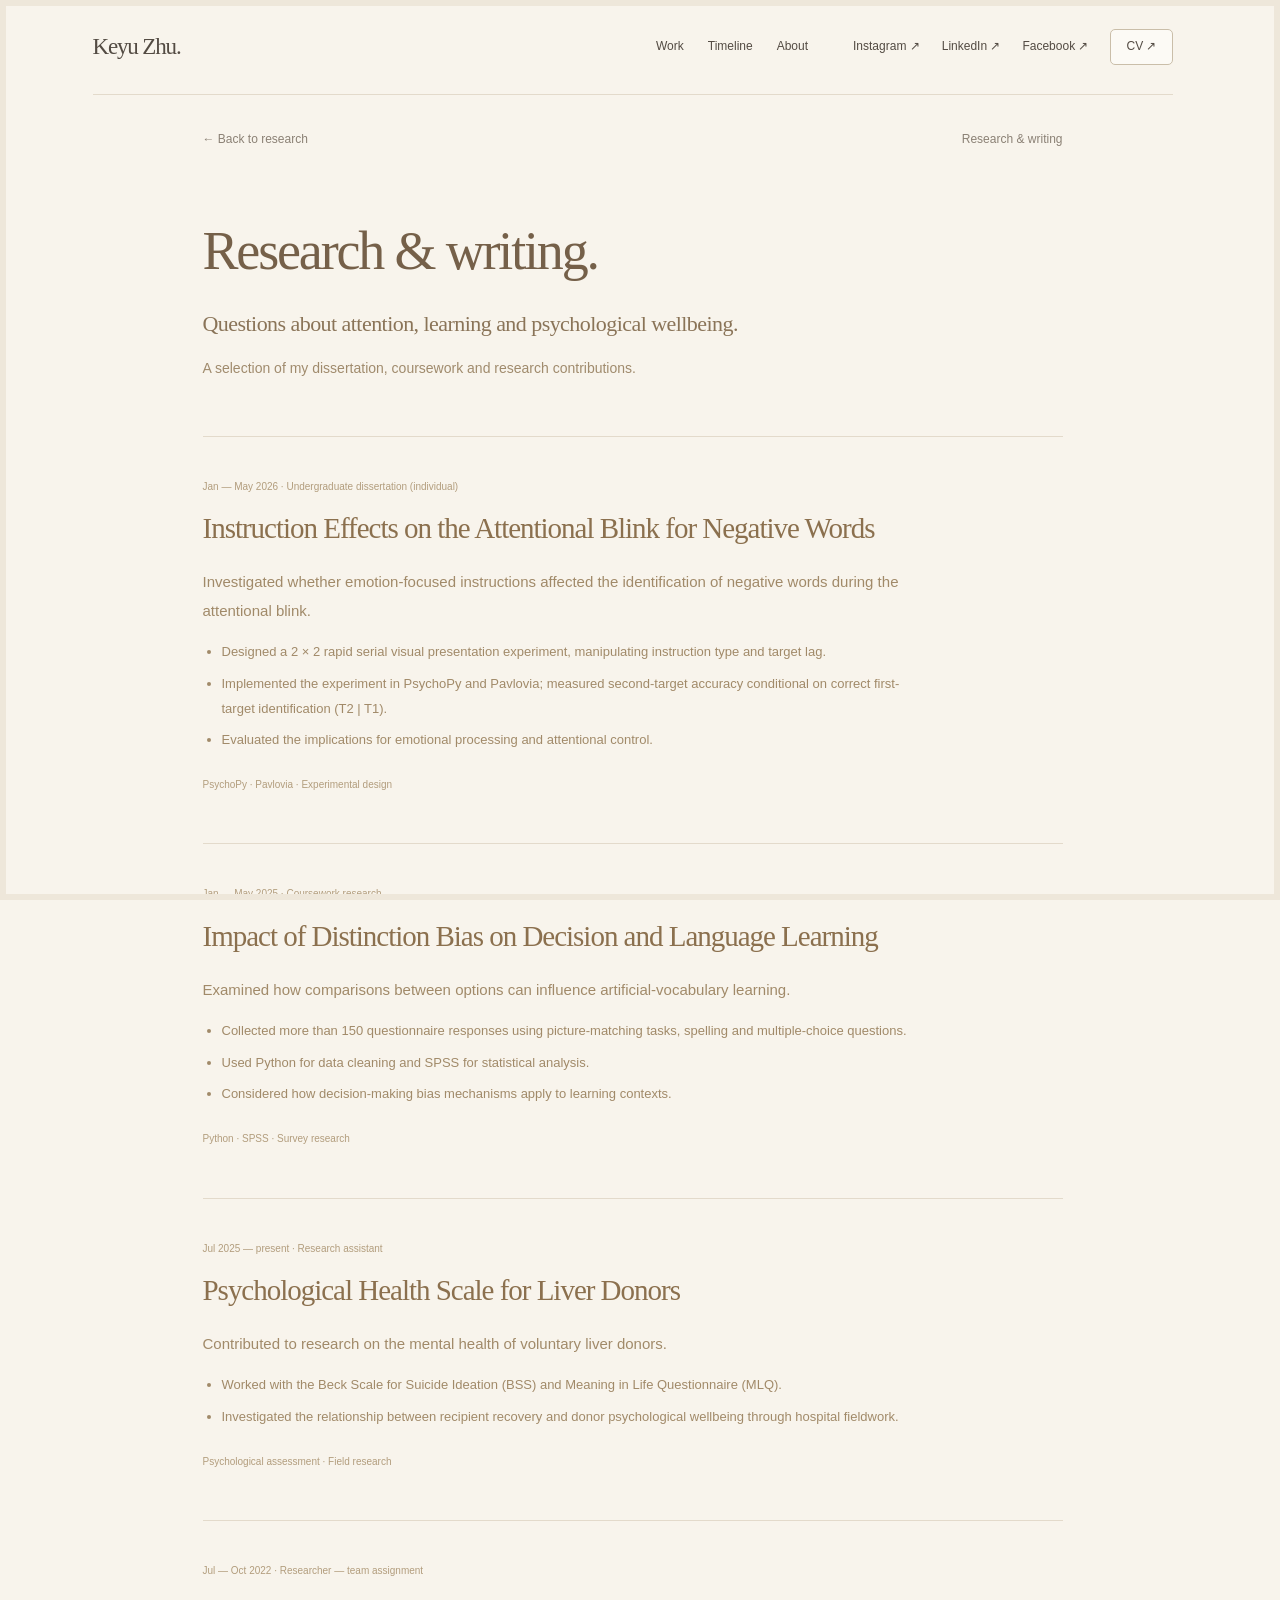
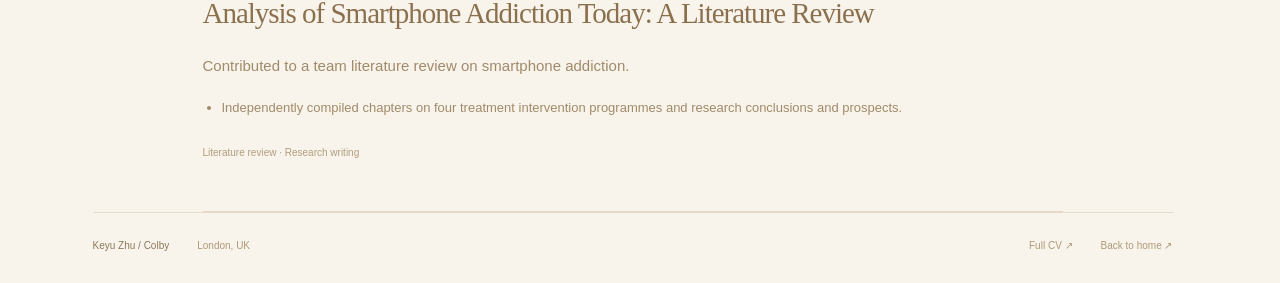
<file: research.html>
<!doctype html><html lang="en"><head><meta charset="utf-8"><meta name="viewport" content="width=device-width,initial-scale=1"><meta name="theme-color" content="#fafaf8"><title>Research &amp; writing — Keyu Zhu / Colby</title><meta name="description" content="Dissertation, coursework and research contributions by Keyu Zhu in attention, decision-making, language learning and psychological wellbeing."><link rel="icon" href="assets/monogram.svg"><link rel="stylesheet" href="portfolio.css"><link rel="stylesheet" href="paper.css"></head><body><a class="skip" href="#main">Skip to content</a><header class="site-nav page-width"><a class="site-name" href="index.html">Keyu Zhu.</a><nav class="nav-sections" aria-label="Main navigation"><a href="index.html#work">Work</a><a href="index.html#story">Timeline</a><a href="about.html">About</a></nav><nav class="nav-socials" aria-label="Social links and CV"><a href="https://www.instagram.com/colby51371/" target="_blank" rel="noopener noreferrer">Instagram ↗</a><a href="https://www.linkedin.com/in/keyu-zhu-75540429a/" target="_blank" rel="noopener noreferrer">LinkedIn ↗</a><a href="https://www.facebook.com/profile.php?id=61551567443703" target="_blank" rel="noopener noreferrer">Facebook ↗</a><a class="cv-button" href="resume.html">CV ↗</a></nav></header><main id="main" class="page-width"><div class="reading-width"><div class="subpage-header"><a href="index.html#story">← Back to research</a><span>Research & writing</span></div><section class="page-intro writing-intro"><h1>Research & writing.</h1><p class="lead">Questions about attention, learning and psychological wellbeing.</p><p>A selection of my dissertation, coursework and research contributions.</p></section><article class="research-article" id="attentional-blink"><p class="article-meta">Jan — May 2026 · Undergraduate dissertation (individual)</p><h2>Instruction Effects on the Attentional Blink for Negative Words</h2><p class="article-summary">Investigated whether emotion-focused instructions affected the identification of negative words during the attentional blink.</p><ul><li>Designed a 2 × 2 rapid serial visual presentation experiment, manipulating instruction type and target lag.</li><li>Implemented the experiment in PsychoPy and Pavlovia; measured second-target accuracy conditional on correct first-target identification (T2 | T1).</li><li>Evaluated the implications for emotional processing and attentional control.</li></ul><p class="article-tools">PsychoPy · Pavlovia · Experimental design</p></article><article class="research-article" id="distinction-bias"><p class="article-meta">Jan — May 2025 · Coursework research</p><h2>Impact of Distinction Bias on Decision and Language Learning</h2><p class="article-summary">Examined how comparisons between options can influence artificial-vocabulary learning.</p><ul><li>Collected more than 150 questionnaire responses using picture-matching tasks, spelling and multiple-choice questions.</li><li>Used Python for data cleaning and SPSS for statistical analysis.</li><li>Considered how decision-making bias mechanisms apply to learning contexts.</li></ul><p class="article-tools">Python · SPSS · Survey research</p></article><article class="research-article" id="liver-donor-mental-health"><p class="article-meta">Jul 2025 — present · Research assistant</p><h2>Psychological Health Scale for Liver Donors</h2><p class="article-summary">Contributed to research on the mental health of voluntary liver donors.</p><ul><li>Worked with the Beck Scale for Suicide Ideation (BSS) and Meaning in Life Questionnaire (MLQ).</li><li>Investigated the relationship between recipient recovery and donor psychological wellbeing through hospital fieldwork.</li></ul><p class="article-tools">Psychological assessment · Field research</p></article><article class="research-article" id="smartphone-addiction-review"><p class="article-meta">Jul — Oct 2022 · Researcher — team assignment</p><h2>Analysis of Smartphone Addiction Today: A Literature Review</h2><p class="article-summary">Contributed to a team literature review on smartphone addiction.</p><ul><li>Independently compiled chapters on four treatment intervention programmes and research conclusions and prospects.</li></ul><p class="article-tools">Literature review · Research writing</p></article></div></main><footer class="site-footer page-width"><span>Keyu Zhu / Colby</span><span>London, UK</span><a href="resume.html">Full CV ↗</a><a href="index.html">Back to home ↗</a></footer></body></html>
</file>
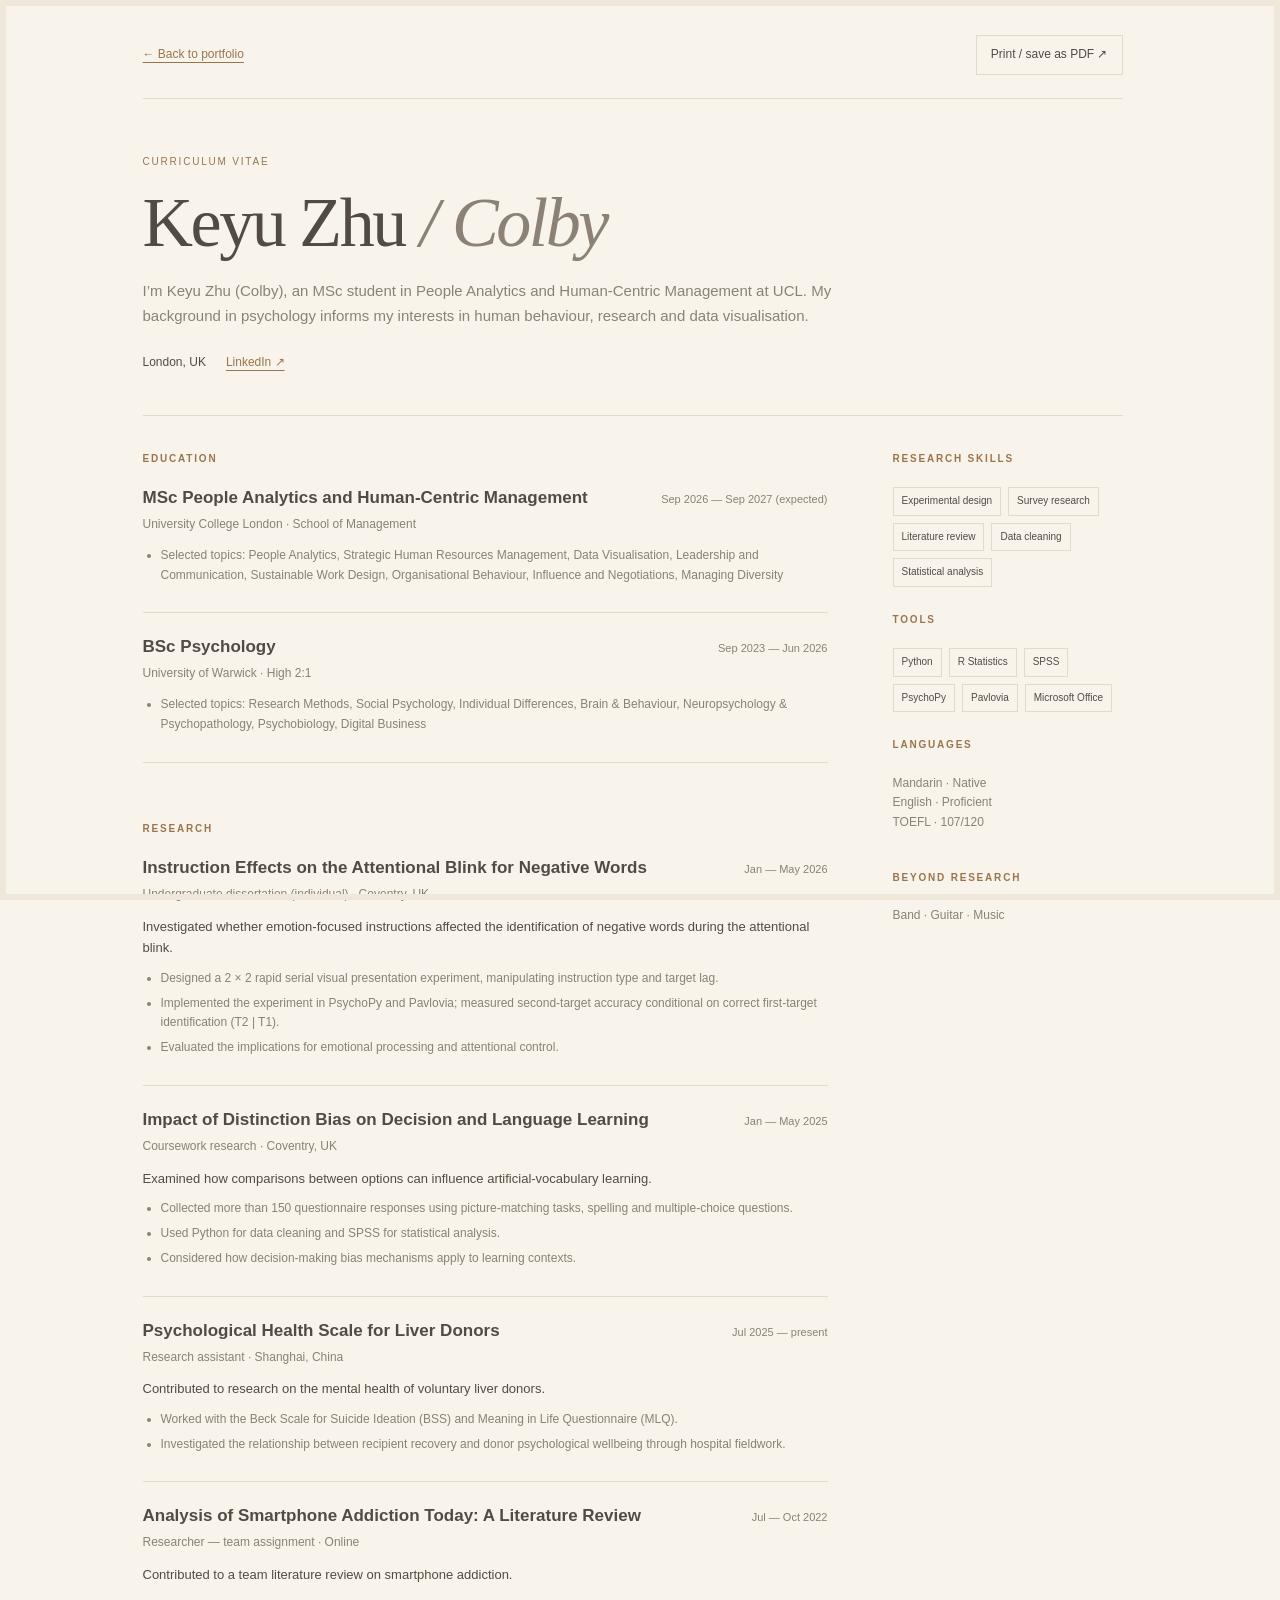
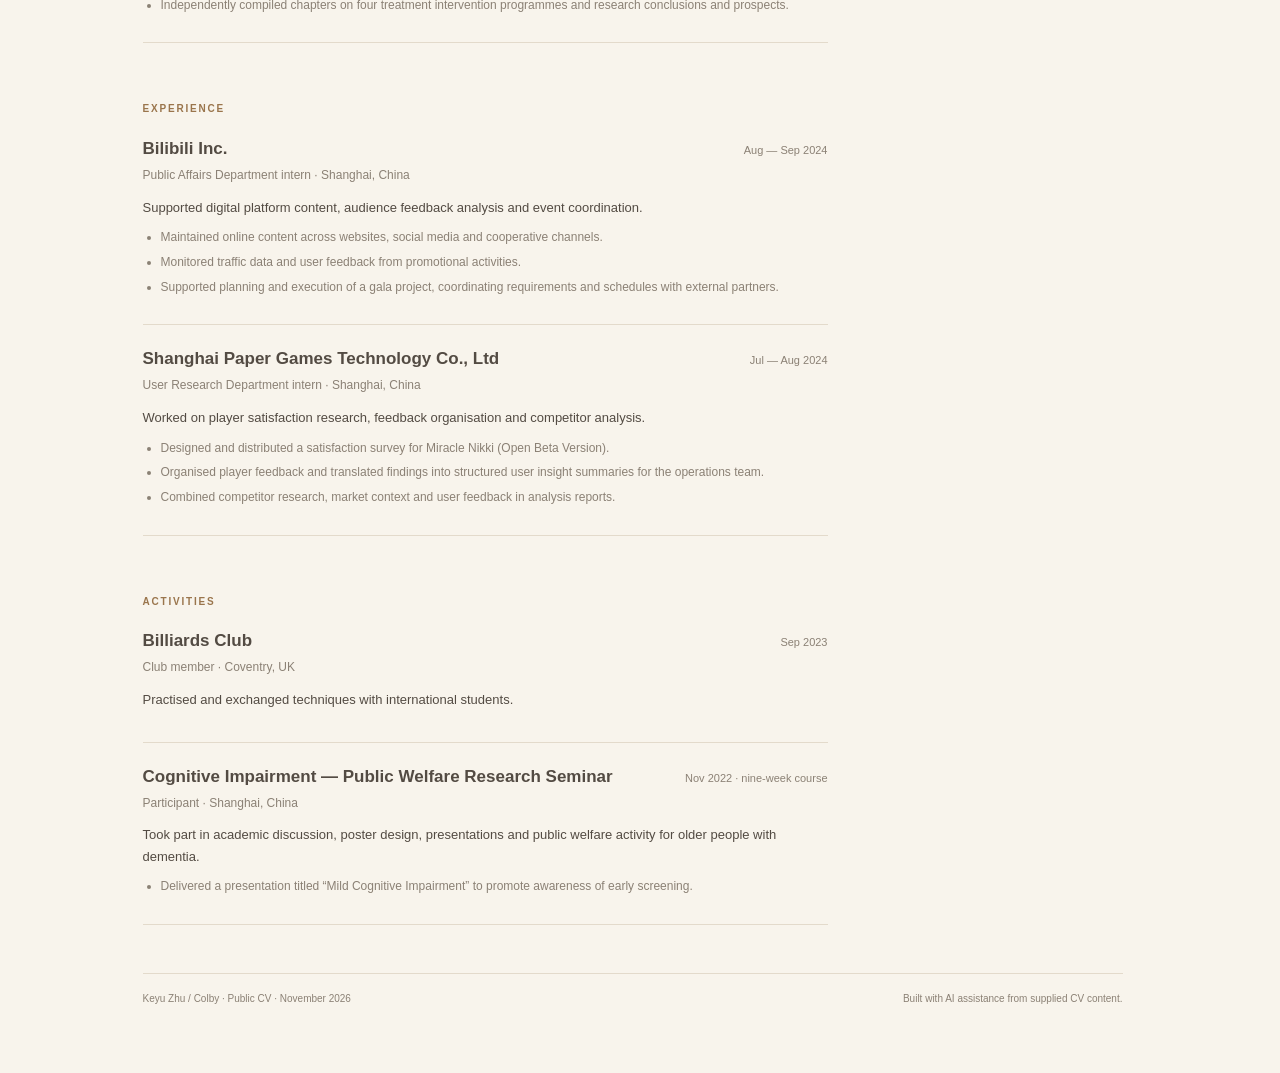
<file: resume.html>
<!doctype html><html lang="en"><head><meta charset="utf-8"><meta name="viewport" content="width=device-width,initial-scale=1"><title>Keyu Zhu / Colby — CV</title><meta name="description" content="Education, research and experience of Keyu Zhu (Colby), an MSc student at UCL with a background in psychology."><style>
:root{color-scheme:light;--bg:#fafaf8;--panel:#f1f2ed;--ink:#252824;--muted:#72786b;--rule:#daddd2;--accent:#40523b}*{box-sizing:border-box}body{margin:0;background:var(--bg);color:var(--ink);font:15px/1.65 -apple-system,BlinkMacSystemFont,"Segoe UI",sans-serif}a{color:var(--accent);text-underline-offset:4px}a:focus-visible,button:focus-visible{outline:2px solid var(--accent);outline-offset:5px}.wrap{max-width:1060px;margin:auto;padding:35px 40px 65px}.top{display:flex;justify-content:space-between;align-items:center;gap:20px;border-bottom:1px solid var(--rule);padding-bottom:23px}.top a{font-size:12px}.print{border:1px solid var(--rule);background:transparent;color:var(--ink);padding:9px 14px;font:inherit;font-size:12px;cursor:pointer}.hero{padding:55px 0 42px;border-bottom:1px solid var(--rule)}.kicker{font-size:10px;text-transform:uppercase;letter-spacing:.18em;color:var(--accent);margin:0 0 14px}h1{font:normal clamp(43px,7vw,70px)/1.1 Georgia,serif;letter-spacing:-.035em;margin:0 0 18px}h1 em{color:var(--muted);font-weight:normal}header p{max-width:690px;margin:0;color:var(--muted)}.contact{display:flex;gap:20px;flex-wrap:wrap;margin-top:24px;font-size:12px}.layout{display:grid;grid-template-columns:1fr 230px;gap:65px}section{padding-top:35px}h2{font-size:10px;letter-spacing:.18em;text-transform:uppercase;color:var(--accent);margin:0 0 20px}h3{font-weight:550;font-size:17px;line-height:1.35;margin:0}.entry-top{display:flex;align-items:baseline;justify-content:space-between;gap:24px}.date{font-size:11px;color:var(--muted);white-space:nowrap}.sub{font-size:12px;color:var(--muted);margin:5px 0 11px}article{padding:0 0 22px;margin:0 0 23px;border-bottom:1px solid var(--rule)}article p{margin:9px 0;font-size:13px}ul{padding-left:18px;margin:10px 0 0}li{font-size:12px;color:var(--muted);margin:5px 0}aside{padding-top:35px}aside section{padding:0 0 25px}aside p{font-size:12px;color:var(--muted)}.tags{display:flex;gap:7px;flex-wrap:wrap}.tags span{font-size:10px;border:1px solid var(--rule);padding:5px 8px}footer{font-size:10px;color:var(--muted);border-top:1px solid var(--rule);padding-top:17px;margin-top:25px;display:flex;gap:25px;justify-content:space-between}@media(max-width:800px){.wrap{padding:25px 22px 45px}.layout{grid-template-columns:1fr;gap:0}.hero{padding:38px 0}.entry-top{display:block}.date{display:block;margin-top:5px}aside{display:grid;grid-template-columns:1fr 1fr;gap:25px}footer{display:block}footer span{display:block;margin:8px 0}}@media print{:root{color-scheme:light;--bg:white;--panel:white;--ink:#1c2821;--muted:#4e5a52;--rule:#cfd4cf;--accent:#654e30}body{font-size:10pt}.wrap{max-width:none;padding:0}.top{display:none}.hero{padding:0 0 18px}h1{font-size:32pt}.kicker{font-size:7pt}.layout{display:block}section{padding-top:18px}h2{margin-bottom:12px}h3{font-size:12pt}article{break-inside:avoid;padding-bottom:10px;margin-bottom:13px}article p,li{font-size:9pt}.sub,.date{font-size:8pt}aside{display:grid;grid-template-columns:1fr 1fr;gap:15px;padding-top:10px}aside section{padding-bottom:5px}.tags span{font-size:8pt}footer{margin-top:15px;font-size:7pt}@page{size:A4;margin:15mm}
</style><link rel="stylesheet" href="paper.css"></head><body><main class="wrap"><div class="top"><a href="index.html">← Back to portfolio</a><button class="print" type="button" onclick="window.print()">Print / save as PDF ↗</button></div><header class="hero"><p class="kicker">Curriculum vitae</p><h1>Keyu Zhu <em>/ Colby</em></h1><p>I’m Keyu Zhu (Colby), an MSc student in People Analytics and Human-Centric Management at UCL. My background in psychology informs my interests in human behaviour, research and data visualisation.</p><div class="contact"><span>London, UK</span><a href="https://www.linkedin.com/in/keyu-zhu-75540429a/" target="_blank" rel="noopener noreferrer">LinkedIn ↗</a></div></header><div class="layout"><div><section><h2>Education</h2><article><div class="entry-top"><h3>MSc People Analytics and Human-Centric Management</h3><span class="date">Sep 2026 — Sep 2027 (expected)</span></div><p class="sub">University College London · School of Management</p><ul><li>Selected topics: People Analytics, Strategic Human Resources Management, Data Visualisation, Leadership and Communication, Sustainable Work Design, Organisational Behaviour, Influence and Negotiations, Managing Diversity</li></ul></article><article><div class="entry-top"><h3>BSc Psychology</h3><span class="date">Sep 2023 — Jun 2026</span></div><p class="sub">University of Warwick · High 2:1</p><ul><li>Selected topics: Research Methods, Social Psychology, Individual Differences, Brain &amp; Behaviour, Neuropsychology &amp; Psychopathology, Psychobiology, Digital Business</li></ul></article></section><section><h2>Research</h2><article><div class="entry-top"><h3>Instruction Effects on the Attentional Blink for Negative Words</h3><span class="date">Jan — May 2026</span></div><p class="sub">Undergraduate dissertation (individual) · Coventry, UK</p><p>Investigated whether emotion-focused instructions affected the identification of negative words during the attentional blink.</p><ul><li>Designed a 2 × 2 rapid serial visual presentation experiment, manipulating instruction type and target lag.</li><li>Implemented the experiment in PsychoPy and Pavlovia; measured second-target accuracy conditional on correct first-target identification (T2 | T1).</li><li>Evaluated the implications for emotional processing and attentional control.</li></ul></article><article><div class="entry-top"><h3>Impact of Distinction Bias on Decision and Language Learning</h3><span class="date">Jan — May 2025</span></div><p class="sub">Coursework research · Coventry, UK</p><p>Examined how comparisons between options can influence artificial-vocabulary learning.</p><ul><li>Collected more than 150 questionnaire responses using picture-matching tasks, spelling and multiple-choice questions.</li><li>Used Python for data cleaning and SPSS for statistical analysis.</li><li>Considered how decision-making bias mechanisms apply to learning contexts.</li></ul></article><article><div class="entry-top"><h3>Psychological Health Scale for Liver Donors</h3><span class="date">Jul 2025 — present</span></div><p class="sub">Research assistant · Shanghai, China</p><p>Contributed to research on the mental health of voluntary liver donors.</p><ul><li>Worked with the Beck Scale for Suicide Ideation (BSS) and Meaning in Life Questionnaire (MLQ).</li><li>Investigated the relationship between recipient recovery and donor psychological wellbeing through hospital fieldwork.</li></ul></article><article><div class="entry-top"><h3>Analysis of Smartphone Addiction Today: A Literature Review</h3><span class="date">Jul — Oct 2022</span></div><p class="sub">Researcher — team assignment · Online</p><p>Contributed to a team literature review on smartphone addiction.</p><ul><li>Independently compiled chapters on four treatment intervention programmes and research conclusions and prospects.</li></ul></article></section><section><h2>Experience</h2><article><div class="entry-top"><h3>Bilibili Inc.</h3><span class="date">Aug — Sep 2024</span></div><p class="sub">Public Affairs Department intern · Shanghai, China</p><p>Supported digital platform content, audience feedback analysis and event coordination.</p><ul><li>Maintained online content across websites, social media and cooperative channels.</li><li>Monitored traffic data and user feedback from promotional activities.</li><li>Supported planning and execution of a gala project, coordinating requirements and schedules with external partners.</li></ul></article><article><div class="entry-top"><h3>Shanghai Paper Games Technology Co., Ltd</h3><span class="date">Jul — Aug 2024</span></div><p class="sub">User Research Department intern · Shanghai, China</p><p>Worked on player satisfaction research, feedback organisation and competitor analysis.</p><ul><li>Designed and distributed a satisfaction survey for Miracle Nikki (Open Beta Version).</li><li>Organised player feedback and translated findings into structured user insight summaries for the operations team.</li><li>Combined competitor research, market context and user feedback in analysis reports.</li></ul></article></section><section><h2>Activities</h2><article><div class="entry-top"><h3>Billiards Club</h3><span class="date">Sep 2023</span></div><p class="sub">Club member · Coventry, UK</p><p>Practised and exchanged techniques with international students.</p></article><article><div class="entry-top"><h3>Cognitive Impairment — Public Welfare Research Seminar</h3><span class="date">Nov 2022 · nine-week course</span></div><p class="sub">Participant · Shanghai, China</p><p>Took part in academic discussion, poster design, presentations and public welfare activity for older people with dementia.</p><ul><li>Delivered a presentation titled “Mild Cognitive Impairment” to promote awareness of early screening.</li></ul></article></section></div><aside><section><h2>Research skills</h2><div class="tags"><span>Experimental design</span><span>Survey research</span><span>Literature review</span><span>Data cleaning</span><span>Statistical analysis</span></div></section><section><h2>Tools</h2><div class="tags"><span>Python</span><span>R Statistics</span><span>SPSS</span><span>PsychoPy</span><span>Pavlovia</span><span>Microsoft Office</span></div></section><section><h2>Languages</h2><p>Mandarin · Native<br>English · Proficient<br>TOEFL · 107/120</p></section><section><h2>Beyond research</h2><p>Band · Guitar · Music</p></section></aside></div><footer><span>Keyu Zhu / Colby · Public CV · November 2026</span><span>Built with AI assistance from supplied CV content.</span></footer></main></body></html>
</file>
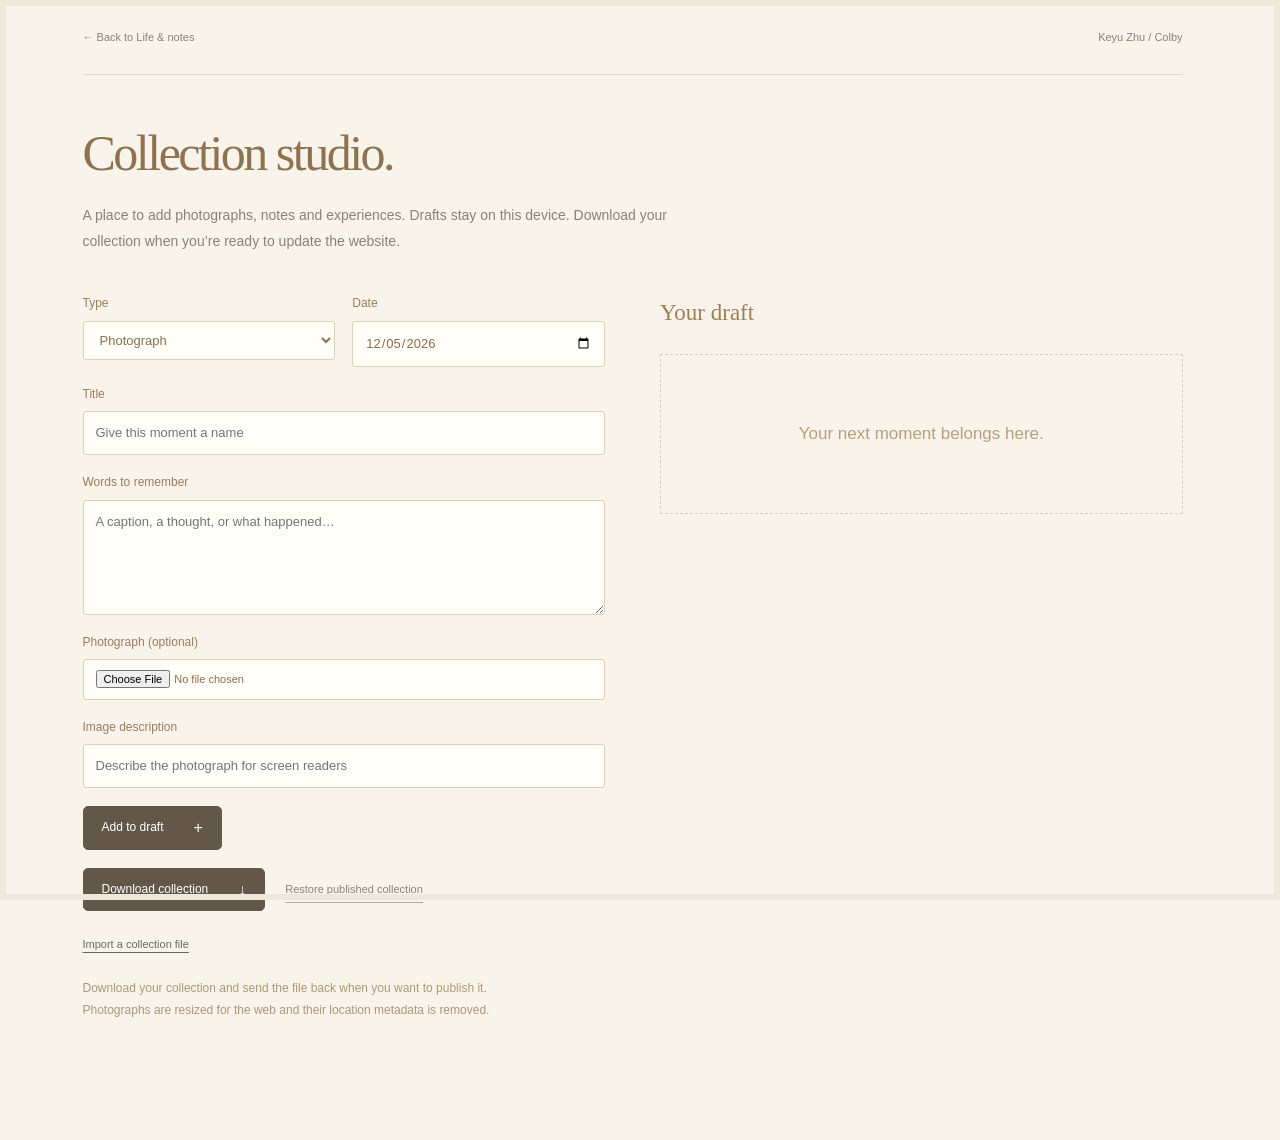
<file: studio.html>
<!doctype html><html lang="en"><head><meta charset="utf-8"><meta name="viewport" content="width=device-width,initial-scale=1"><meta name="theme-color" content="#fafaf8"><title>Collection studio — Keyu Zhu</title><link rel="icon" href="assets/monogram.svg"><link rel="stylesheet" href="portfolio.css"><script src="studio.js" defer></script><link rel="stylesheet" href="paper.css"></head><body><main class="studio"><header class="studio-top"><a href="index.html#collection">← Back to Life & notes</a><span>Keyu Zhu / Colby</span></header><h1>Collection studio.</h1><p class="studio-intro">A place to add photographs, notes and experiences. Drafts stay on this device. Download your collection when you’re ready to update the website.</p><div class="studio-layout"><div><form id="entry-form"><div class="row"><label>Type<select id="entry-kind"><option value="photo">Photograph</option><option value="note">Note</option><option value="experience">Experience / activity</option></select></label><label>Date<input id="entry-date" type="date"></label></div><label>Title<input id="entry-title" maxlength="90" required placeholder="Give this moment a name"></label><label>Words to remember<textarea id="entry-text" maxlength="1600" placeholder="A caption, a thought, or what happened…"></textarea></label><label>Photograph (optional)<input id="entry-image" type="file" accept="image/jpeg,image/png,image/webp"></label><label>Image description<input id="entry-alt" maxlength="200" placeholder="Describe the photograph for screen readers"></label><div class="studio-actions"><button type="submit" class="primary-button">Add to draft <span aria-hidden="true">+</span></button></div></form><div class="studio-actions"><button type="button" id="download" class="primary-button">Download collection <span aria-hidden="true">↓</span></button><button type="button" id="reset-draft" class="secondary">Restore published collection</button></div><label class="import">Import a collection file<input id="import-file" type="file" accept="application/json,.json"></label><p class="studio-note">Download your collection and send the file back when you want to publish it. Photographs are resized for the web and their location metadata is removed.</p><p id="status" role="status" aria-live="polite"></p></div><section><h2>Your draft</h2><div id="draft-list" class="draft-list"></div></section></div></main></body></html>
</file>
<file: portfolio.css>
@charset "UTF-8";
:root{color-scheme:light;--bg:#fafaf8;--panel:#f2f2ee;--ink:#252824;--muted:#73766f;--rule:#dedfd8;--accent:#344e40;--paper:#f2ede2;--serif:Georgia,"Times New Roman",serif;--sans:"Helvetica Neue",Helvetica,Arial,sans-serif}
*{box-sizing:border-box}html{scroll-behavior:smooth;scroll-padding-top:35px}body{margin:0;background:var(--bg);color:var(--ink);font:15px/1.65 var(--sans);-webkit-font-smoothing:antialiased}a{color:inherit;text-decoration:none}button,input,select,textarea{font:inherit}button{cursor:pointer}button,a{-webkit-tap-highlight-color:transparent}a:focus-visible,button:focus-visible,summary:focus-visible,input:focus-visible,select:focus-visible,textarea:focus-visible{outline:2px solid var(--accent);outline-offset:5px}::selection{background:#dce5d5}h1,h2,h3,p{margin-top:0}h1,h2,h3{font-weight:500}button{color:inherit}.page-width{width:calc(100% - 112px);max-width:1160px;margin-inline:auto}.skip{position:fixed;left:15px;top:-100px;background:var(--ink);color:white;padding:10px 15px;z-index:100}.skip:focus{top:12px}
.site-nav{min-height:103px;display:flex;align-items:center;gap:45px;border-bottom:1px solid var(--rule)}.site-name{font-size:16px;font-weight:600;letter-spacing:-.04em;white-space:nowrap}.nav-sections,.nav-socials{display:flex;align-items:center;gap:24px;font-size:12px}.nav-sections{margin-left:auto}.nav-socials{gap:22px}.site-nav nav>a{min-height:38px;display:inline-flex;align-items:center}.site-nav a:hover{color:var(--accent)}.site-nav .cv-button{border:1px solid #b4b7ac;padding:5px 15px;border-radius:3px;min-height:36px}.site-nav .cv-button:hover{border-color:var(--ink);background:#efefea}
.intro{display:grid;grid-template-columns:minmax(0,1fr) minmax(0,2fr);gap:112px;padding:90px 0 95px}.intro h1{font-size:clamp(58px,5.4vw,78px);line-height:1.05;letter-spacing:-.055em;word-spacing:.035em;white-space:nowrap;margin:0 0 17px;font-weight:500}.name-period{color:#717c68}.preferred-name{font-size:14px;color:var(--muted);margin:0 0 25px}.bio{font-size:15px;line-height:1.8;color:#62665e;max-width:330px;margin-bottom:17px}.primary-button{display:inline-flex;align-items:center;justify-content:center;gap:30px;min-height:44px;padding:11px 18px;background:var(--ink);color:#fff;border:1px solid var(--ink);border-radius:3px;font-size:12px;margin-top:11px}.primary-button:hover{background:#41493e}.primary-button>span{font-size:16px;line-height:1}.section-label{font-size:10px;font-weight:500;letter-spacing:.08em;color:var(--muted);margin:0 0 21px;line-height:1.5}.intro-right{padding-top:9px;max-width:640px}.identity-list{padding:0;margin:0;list-style:none;border-top:1px solid var(--rule)}.identity-list li{display:flex;align-items:center;justify-content:space-between;gap:25px;padding:17px 0;border-bottom:1px solid var(--rule)}.tag-name{font-size:21px;line-height:1.3;letter-spacing:-.025em}.tag-context{font-size:11px;color:var(--muted);text-align:right;line-height:1.5;white-space:nowrap}.based-in{font-size:11px;color:var(--muted);margin:20px 0 0}
.home-section{padding-top:42px;margin-bottom:65px;border-top:1px solid var(--rule)}.section-heading{display:flex;justify-content:space-between;align-items:baseline;gap:25px;margin-bottom:28px}.section-heading h2{font-size:26px;line-height:1.25;letter-spacing:-.045em;margin:0}.section-heading>span,.section-link{font-size:11px;color:var(--muted)}.section-link:hover{color:var(--ink)}.portfolio-feature{display:grid;grid-template-columns:1.15fr 1fr;gap:65px;align-items:center}.project-preview{display:block;background:#edf0e7;border:1px solid #e1e5d9;border-radius:3px;padding:17px 10px 10px;min-width:0}.project-preview svg{width:100%;height:auto;display:block}.project-preview:hover{border-color:#aab49c}.portfolio-copy{padding-right:15px}.portfolio-copy .section-label{font-size:9px;margin-bottom:14px}.portfolio-copy h3{font-size:31px;line-height:1.18;letter-spacing:-.045em;margin:0 0 20px;max-width:340px}.portfolio-copy>p:not(.section-label){color:#6c7165;font-size:14px;line-height:1.8;max-width:350px;margin-bottom:21px}.portfolio-copy .project-scope{font-size:11px!important;color:var(--muted)!important;line-height:1.8!important;margin-bottom:23px!important}.inline-link{display:inline-flex;align-items:center;gap:25px;font-size:12px;border-bottom:1px solid #a9afa1;padding-bottom:4px}.inline-link:hover{color:var(--accent);border-color:var(--accent)}
.experience-list{border-top:1px solid var(--rule)}.experience-item{border-bottom:1px solid var(--rule)}.experience-item summary{list-style:none;display:grid;grid-template-columns:170px 1fr 100px 14px;gap:25px;align-items:center;padding:23px 0;cursor:pointer}.experience-item summary::-webkit-details-marker{display:none}.entry-date{font-size:11px;color:var(--muted);line-height:1.6}.entry-main{display:flex;align-items:baseline;gap:22px;min-width:0}.entry-main strong{font-size:15px;font-weight:500;letter-spacing:-.02em}.entry-main>span{font-size:12px;color:var(--muted)}.entry-place{font-size:11px;color:var(--muted)}.expand-mark{width:12px;height:12px;position:relative}.expand-mark:before,.expand-mark:after{content:"";position:absolute;background:#7c8475;width:10px;height:1px;top:6px;left:1px}.expand-mark:after{transform:rotate(90deg)}.experience-item[open] .expand-mark:after{display:none}.experience-details{padding:0 140px 24px 195px;max-width:910px}.experience-details p{font-size:13px;color:#6d7367;line-height:1.85;margin-bottom:12px}.experience-details .inline-link{font-size:11px}.research-list{border-top:1px solid var(--rule)}.research-row{display:grid;grid-template-columns:170px 1fr 14px;gap:25px;align-items:baseline;padding:23px 0;border-bottom:1px solid var(--rule)}.research-row h3{font-size:15px;line-height:1.5;letter-spacing:-.015em;margin:0 0 5px}.research-row p{font-size:11px;color:var(--muted);margin:0}.research-row>span:last-child{font-size:17px;color:#737d69}.research-row:hover h3{text-decoration:underline;text-underline-offset:4px}.collection-section{margin-bottom:70px}.collection-intro{font-size:12px;color:var(--muted);margin:-10px 0 25px}.journal-grid{display:grid;grid-template-columns:repeat(3,1fr);gap:20px}.journal-cell{min-height:158px;border:1px dashed #d7dbcf;border-radius:3px;padding:18px;position:relative;display:flex;flex-direction:column;justify-content:space-between;overflow:hidden}.journal-index{font-size:8px;color:#92998a;letter-spacing:.04em}.empty-symbol{align-self:center;font-size:24px;line-height:1;color:#a0a893}.empty-cell-title{font-size:15px;line-height:1.3;color:#7a826f;margin:0 0 5px;letter-spacing:-.01em}.empty-cell-kind{font-size:7px;letter-spacing:.06em;color:#929a85}.journal-cell.has-entry{min-height:230px;justify-content:flex-end;isolation:isolate;border-style:solid;background:#f0f1eb}.journal-cell.has-entry:has(img){color:white}.journal-cell.has-entry img{position:absolute;inset:0;width:100%;height:100%;object-fit:cover;z-index:-2}.journal-cell.has-entry:has(img):after{content:"";position:absolute;inset:0;background:linear-gradient(transparent,#172115e6);z-index:-1}.journal-entry-copy time{font-size:9px;color:#7f8b71}.journal-entry-copy h3{font-size:20px;line-height:1.3;margin:7px 0}.journal-entry-copy p{font-size:12px;color:#7b856e;margin:0}.journal-cell:has(img) .journal-entry-copy p,.journal-cell:has(img) .journal-entry-copy time{color:#d7dfcb}.site-footer{display:flex;align-items:center;gap:28px;border-top:1px solid var(--rule);padding-top:25px;padding-bottom:28px;font-size:10px;color:#878e7e}.site-footer>span:first-child{color:#535c4b}.site-footer>a:first-of-type{margin-left:auto}.site-footer a:hover{color:var(--ink)}
.subpage-header{display:flex;justify-content:space-between;align-items:center;padding-top:35px;font-size:12px;color:var(--muted)}.reading-width{max-width:860px;margin-inline:auto}.page-intro{padding:70px 0 50px;border-bottom:1px solid var(--rule)}.page-intro h1{font-size:58px;line-height:1.1;letter-spacing:-.06em;margin:0 0 24px}.page-intro .lead{font-size:21px;line-height:1.6;letter-spacing:-.025em;max-width:720px;margin-bottom:15px}.page-intro>p:not(.lead){font-size:14px;color:var(--muted);max-width:680px;line-height:1.85}.page-intro .primary-button{margin-top:14px}.about-body{display:grid;grid-template-columns:1fr 1fr;gap:45px 80px;padding-top:45px;padding-bottom:50px}.about-body h2{font-size:19px;letter-spacing:-.03em;margin:0 0 24px}.about-body h3{font-size:14px;margin:0 0 6px}.about-body p{font-size:13px;color:#737a69;line-height:1.85;margin:0 0 16px}.education-entry{padding-bottom:15px;margin-bottom:20px;border-bottom:1px solid var(--rule)}.education-entry small{font-size:10px;color:#818a76;display:block;margin:8px 0}.tool-list{padding-left:16px;margin:0;color:#69735f;font-size:13px;line-height:2}.writing-intro{padding-bottom:40px}.research-article{padding:42px 0 40px;border-bottom:1px solid var(--rule);scroll-margin-top:32px}.research-article .article-meta{font-size:10px;color:#818b73;margin:0 0 15px}.research-article h2{font-size:27px;line-height:1.35;letter-spacing:-.035em;margin-bottom:20px;max-width:760px}.research-article .article-summary{font-size:15px;line-height:1.9;color:#626f54;max-width:760px}.research-article ul{font-size:13px;line-height:1.9;color:#77816b;padding-left:19px;max-width:730px;margin-bottom:20px}.research-article li+li{margin-top:7px}.article-tools{font-size:10px;color:#849177;margin-top:24px}.reading-width+.site-footer{margin-top:60px}
.studio{max-width:1100px;width:calc(100% - 80px);margin:auto;padding-bottom:65px}.studio-top{display:flex;justify-content:space-between;align-items:center;border-bottom:1px solid var(--rule);padding:28px 0;font-size:11px;color:var(--muted)}.studio h1{font-size:50px;line-height:1.15;letter-spacing:-.05em;margin:50px 0 20px}.studio-intro{max-width:620px;font-size:14px;line-height:1.85;color:var(--muted)}.studio-layout{display:grid;grid-template-columns:1fr 1fr;gap:55px;margin-top:40px}.studio label{font-size:12px;display:block;margin-bottom:18px;color:#5b6650}.studio input,.studio textarea,.studio select{display:block;width:100%;border:1px solid #cfd5c7;border-radius:3px;background:#fff;color:var(--ink);padding:10px 12px;margin-top:7px;font-size:13px}.studio textarea{min-height:115px;resize:vertical}.studio input[type=file]{font-size:11px}.studio .row{display:grid;grid-template-columns:1fr 1fr;gap:17px}.studio-actions{display:flex;gap:20px;flex-wrap:wrap;align-items:center;margin-top:18px}.studio-actions .primary-button{margin-top:0}.studio-actions .secondary{background:none;border:0;border-bottom:1px solid #a9b39c;padding:4px 0;font-size:11px;color:var(--muted)}.studio .import{font-size:11px;color:#60734e;cursor:pointer;margin-top:24px;text-decoration:underline;text-underline-offset:4px}.studio .import input{display:none}.studio-note{font-size:12px;line-height:1.85;color:#808d71;margin-top:23px;max-width:450px}#status{font-size:12px;color:var(--accent);min-height:24px;margin-top:18px}.studio h2{font-size:17px;font-weight:500;margin-bottom:22px}.draft-list{display:grid;gap:15px}.draft-empty{border:1px dashed #ced6c3;padding:65px 30px;text-align:center;font-size:17px;color:#96a285}.draft-item{display:flex;gap:14px;background:#f1f4ec;border:1px solid #d8dfce;padding:18px}.draft-item img{width:75px;height:75px;object-fit:cover}.draft-item small{font-size:9px;color:#869774}.draft-item h3{font-size:19px;line-height:1.25;margin:7px 0}.draft-item p{font-size:12px;line-height:1.7;color:#7c8d6b;margin:0}.draft-item button{font-size:24px;margin-left:auto;align-self:flex-start;border:0;background:none;color:#7d9169}.wordmark{font:normal 25px/1 var(--serif);letter-spacing:-3px}.wordmark span{color:var(--accent)}.eyebrow{font-size:10px;letter-spacing:.1em;color:var(--muted);margin:0 0 20px}
@media(max-width:1050px){.page-width{width:calc(100% - 80px)}.site-nav{gap:30px}.nav-sections,.nav-socials{gap:18px;font-size:11px}.intro{gap:65px;padding:70px 0 80px;grid-template-columns:minmax(0,1fr) minmax(0,1.7fr)}.intro h1{font-size:68px}.tag-name{font-size:19px}.tag-context{font-size:10px}.portfolio-feature{gap:40px}.portfolio-copy h3{font-size:27px}.portfolio-copy>p:not(.section-label){font-size:13px}.experience-item summary{grid-template-columns:135px 1fr 65px 12px;gap:20px}.entry-main{gap:14px}.entry-main strong{font-size:14px}.entry-main>span{font-size:11px}.experience-details{padding-left:155px;padding-right:85px}.research-row{grid-template-columns:135px 1fr 12px;gap:20px}.about-body{gap:35px 55px}}
@media(max-width:780px){.page-width{width:calc(100% - 56px)}.site-nav{gap:20px;min-height:90px}.nav-sections,.nav-socials{font-size:10px;gap:13px}.site-name{font-size:15px}.site-nav .cv-button{padding-inline:10px}.intro{grid-template-columns:1fr 1.35fr;gap:42px;padding:60px 0 65px}.intro h1{font-size:59px}.preferred-name{font-size:12px;margin-bottom:20px}.bio{font-size:13px;line-height:1.85}.primary-button{font-size:11px;gap:24px;min-height:42px;padding:10px 15px}.intro-right .section-label{font-size:8px}.identity-list li{display:block;padding:13px 0}.tag-name{font-size:18px;display:block}.tag-context{display:block;text-align:left;font-size:10px;margin-top:5px}.based-in{font-size:10px}.home-section{padding-top:31px;margin-bottom:48px}.section-heading h2{font-size:24px}.section-heading>span,.section-link{font-size:10px}.portfolio-feature{gap:30px}.portfolio-copy h3{font-size:25px}.portfolio-copy>p:not(.section-label){font-size:12px}.portfolio-copy .project-scope{font-size:10px!important}.portfolio-copy .section-label{font-size:7px}.portfolio-copy{padding-right:0}.project-preview{padding:12px 5px 5px}.experience-item summary{grid-template-columns:100px 1fr 12px;gap:18px;padding:21px 0}.entry-place{display:none}.entry-main{display:block}.entry-main>span{display:block;font-size:11px;margin-top:4px}.entry-date{font-size:10px}.experience-details{padding-left:118px;padding-right:25px}.research-row{grid-template-columns:100px 1fr 12px;gap:18px;padding:21px 0}.research-row h3{font-size:14px}.journal-grid{gap:14px}.journal-cell{padding:15px;min-height:150px}.empty-cell-title{font-size:14px}.journal-index{font-size:7px}.empty-cell-kind{font-size:6px}.page-intro{padding-top:55px}.page-intro h1{font-size:48px}.page-intro .lead{font-size:19px}.reading-width{max-width:none}.studio{width:calc(100% - 56px)}.studio-layout{gap:35px}.studio h1{font-size:43px}.studio-note{font-size:11px}}
@media(max-width:600px){html{scroll-padding-top:22px}.page-width{width:calc(100% - 44px)}.site-nav{display:grid;grid-template-columns:1fr auto;gap:7px 20px;min-height:0;padding-top:21px;padding-bottom:14px}.site-name{font-size:15px}.nav-sections{margin:0;justify-self:end;gap:22px;font-size:11px}.nav-socials{grid-column:1/-1;gap:20px;font-size:10px;margin-top:3px}.site-nav nav>a{min-height:36px}.site-nav .cv-button{margin-left:auto;min-height:31px;padding:3px 12px}.intro{grid-template-columns:1fr;gap:47px;padding:45px 0 48px}.intro h1{font-size:68px;letter-spacing:-.055em;white-space:normal;margin-bottom:12px}.preferred-name{font-size:13px;margin-bottom:23px}.bio{font-size:14px;line-height:1.85;max-width:355px;margin-bottom:16px}.primary-button{font-size:12px;margin-top:8px;min-height:43px}.intro-right{padding-top:0;max-width:none}.intro-right .section-label{font-size:9px;margin-bottom:17px}.identity-list li{display:flex;padding:14px 0;gap:15px}.tag-name{font-size:17px}.tag-context{font-size:9px;text-align:right;max-width:128px;white-space:normal;margin:0}.based-in{font-size:10px;margin-top:17px}.home-section{padding-top:29px;margin-bottom:43px}.section-heading{gap:15px;margin-bottom:23px}.section-heading h2{font-size:23px}.section-heading>span,.section-link{font-size:9px}.portfolio-feature{grid-template-columns:1fr;gap:25px}.project-preview{padding:17px 7px 10px}.portfolio-copy .section-label{font-size:8px;margin-bottom:12px}.portfolio-copy h3{font-size:29px;max-width:300px;margin-bottom:15px}.portfolio-copy>p:not(.section-label){font-size:13px;max-width:360px;line-height:1.9;margin-bottom:16px}.portfolio-copy .project-scope{font-size:10px!important;margin-bottom:17px!important}.inline-link{font-size:12px}.experience-item summary{grid-template-columns:73px 1fr 12px;gap:15px;padding:20px 0}.entry-date{font-size:9px}.entry-main strong{font-size:14px;line-height:1.4}.entry-main>span{font-size:10px;line-height:1.6;margin-top:4px}.experience-details{padding:0 10px 22px 88px}.experience-details p{font-size:12px;line-height:1.9}.experience-details .inline-link{font-size:10px}.research-row{grid-template-columns:36px 1fr 12px;gap:13px;padding:20px 0}.research-row h3{font-size:14px;line-height:1.65}.research-row p{font-size:10px;line-height:1.8}.collection-intro{font-size:11px;line-height:1.8;max-width:290px;margin-bottom:22px}.journal-grid{grid-template-columns:1fr;gap:12px}.journal-cell{min-height:125px;padding:16px;display:grid;grid-template-columns:1fr auto;grid-template-rows:auto 1fr;gap:20px}.journal-index{grid-column:1;font-size:7px}.empty-symbol{grid-column:2;grid-row:1/3;margin-right:10px;font-size:25px;align-self:center}.journal-cell>div{grid-column:1}.empty-cell-title{font-size:16px}.empty-cell-kind{font-size:7px}.journal-cell.has-entry{display:flex;min-height:210px}.site-footer{flex-wrap:wrap;gap:14px 18px;padding-top:23px;padding-bottom:25px;font-size:9px}.site-footer>span:nth-child(2){margin-left:auto}.site-footer>a:first-of-type{margin-left:0;flex-basis:50%}.site-footer>a:last-child{margin-left:auto}.subpage-header{padding-top:25px;font-size:11px}.page-intro{padding:40px 0 30px}.page-intro h1{font-size:43px;line-height:1.15;margin-bottom:22px}.page-intro .lead{font-size:18px;line-height:1.75}.page-intro>p:not(.lead){font-size:13px;line-height:1.95}.about-body{grid-template-columns:1fr;gap:30px;padding:32px 0 15px}.about-body h2{font-size:20px;margin-bottom:20px}.about-body p{font-size:13px}.about-body h3{font-size:14px}.education-entry:last-child{margin-bottom:0}.research-article{padding:30px 0}.research-article h2{font-size:23px;line-height:1.45}.research-article .article-meta{font-size:9px;line-height:1.8}.research-article .article-summary{font-size:14px;line-height:1.9}.research-article ul{font-size:12px;line-height:1.95}.article-tools{font-size:9px}.reading-width+.site-footer{margin-top:40px}.studio{width:calc(100% - 44px);padding-bottom:45px}.studio-top{padding:23px 0;font-size:10px}.studio h1{font-size:38px;margin-top:35px}.studio-intro{font-size:13px;line-height:1.9}.studio-layout{grid-template-columns:1fr;gap:38px;margin-top:32px}.studio .row{gap:13px}.studio label{font-size:11px}.studio input,.studio select,.studio textarea{font-size:12px}.studio input[type=file]{font-size:10px}.studio-actions{gap:17px}.studio-actions .primary-button{font-size:11px}.studio-actions .secondary{font-size:10px}.studio-note{font-size:11px}}
@media(max-width:350px){.nav-socials{gap:13px;font-size:9px}.intro h1{font-size:62px}.tag-name{font-size:15px}.tag-context{font-size:8px;max-width:114px}.section-heading>span{max-width:110px;text-align:right}.experience-item summary{grid-template-columns:65px 1fr 10px;gap:12px}.experience-details{padding-left:77px}.research-row h3{font-size:13px}}
@media(prefers-reduced-motion:reduce){html{scroll-behavior:auto}}
</file>
<file: journey.css>
.journey-section{padding-top:43px;padding-bottom:35px;border-bottom:1px solid var(--rule)}.journey-heading{display:flex;justify-content:space-between;align-items:flex-end;gap:25px;padding-inline:8px}.journey-heading .section-label{font-size:9px;margin-bottom:12px;letter-spacing:.12em}.journey-heading h2{font:normal 40px/1.15 var(--serif);letter-spacing:-.04em;margin:0}.journey-heading h2>span{font-style:italic;color:#879276;font-size:.82em;padding-inline:8px}.journey-heading>.inline-link{font-size:11px;border-color:#c4cdb8;padding-bottom:6px;margin-bottom:4px}.journey-art{margin-top:3px;width:100%;overflow:hidden}.journey-art svg{display:block;width:100%;height:auto}.journey-controls{display:flex;justify-content:space-between;align-items:center;gap:30px;border-top:1px solid #e4e7dd;padding:18px 8px 0}.city-tabs{display:flex;gap:36px}.city-tab{display:flex;align-items:flex-start;gap:10px;background:none;border:0;padding:5px 0;text-align:left;min-width:132px;color:#949d86}.city-number{font-size:8px;line-height:1.7;color:#7e8f6d;padding-top:2px}.city-tab strong{font-size:15px;font-weight:500;letter-spacing:-.02em;display:block;line-height:1.4}.city-tab strong>span{font-size:10px;margin-left:8px;font-weight:400}.city-tab small{font-size:10px;display:block;margin-top:5px;color:#77896a}.city-tab[aria-pressed=true]{color:#394b32}.city-tab[aria-pressed=true] .city-number{color:#b28158}.city-tab[aria-pressed=true] small{color:#6d7f5a}.city-tab:hover{color:#506c3d}.flight-controls{display:grid;grid-template-columns:170px 95px;gap:4px 25px;align-items:center}.flight-controls label{grid-column:1;font-size:9px;color:#6c7e5c;line-height:1.4}.flight-controls input{grid-column:1;grid-row:2;accent-color:#82976a;width:170px;height:16px;margin:0;cursor:ew-resize}.flight-controls button{grid-column:2;grid-row:1/3;padding:8px 11px;border:1px solid #ccd5bd;border-radius:3px;background:transparent;font-size:10px;white-space:nowrap;min-height:35px;color:#657d4e}.flight-controls button:hover{background:#edf2e6;border-color:#a2b78c}.journey-caption{display:flex;align-items:baseline;justify-content:space-between;gap:30px;padding:22px 8px 0;min-height:65px}.journey-caption>p{display:flex;align-items:baseline;gap:20px;font-size:11px;color:#6d7d60;margin:0}.journey-caption strong{font-size:10px;font-weight:500;color:#667e50;white-space:nowrap}.journey-caption>span{font-size:9px;color:#78866c;white-space:nowrap}.city-scene{transition:opacity .5s}#journey-scene[data-active-city=shanghai] #london-scene{opacity:.74}#journey-scene[data-active-city=london] #shanghai-scene{opacity:.74}.intro{padding-top:66px;padding-bottom:75px}.intro-right{align-self:center}.timeline-toolbar{display:flex;justify-content:space-between;align-items:center;gap:20px;margin-bottom:28px}.timeline-filters{display:flex;gap:25px;flex-wrap:wrap}.timeline-filters button{border:0;border-bottom:1px solid transparent;padding:6px 0;background:transparent;color:#748764;font-size:11px}.timeline-filters button[aria-pressed=true]{border-color:#8ea277;color:#566d43}.timeline-filters button:hover{color:#536d40}#timeline-count{font-size:10px;color:#7b8c6a;margin:0;white-space:nowrap}.timeline-grid{display:grid;grid-template-columns:1fr 1fr;align-items:start;gap:25px 49px;position:relative;isolation:isolate}.timeline-grid:before{content:"";position:absolute;top:0;bottom:0;left:50%;width:1px;background:#dbe2d1;z-index:-1}.timeline-card{border:1px solid #dce3d0;background:#fbfcf7;border-radius:3px;position:relative;min-width:0}.timeline-card:nth-child(3n+2){background:#f5f7f0}.timeline-card:before{content:"";position:absolute;top:26px;width:8px;height:8px;border:1px solid #a3b58e;background:var(--bg);border-radius:50%}.timeline-left:before{right:-29px}.timeline-right:before{left:-30px;display:none}.timeline-card[hidden]{display:none!important}.timeline-card summary{list-style:none;padding:23px 25px 20px;cursor:pointer}.timeline-card summary::-webkit-details-marker{display:none}.timeline-meta{display:flex;justify-content:space-between;gap:15px;font-size:9px;line-height:1.5;color:#718362;margin-bottom:17px}.timeline-meta>span{font-size:8px;white-space:nowrap;color:#718662}.timeline-card h3{font-size:19px;line-height:1.3;letter-spacing:-.025em;margin:0 0 8px;color:#536847}.timeline-role{font-size:10px;color:#708360;line-height:1.7;margin-bottom:16px}.timeline-summary{font-size:12px;line-height:1.8;color:#667958;margin-bottom:18px;max-width:410px}.timeline-more{font-size:9px;color:#667e52;display:flex;align-items:center;justify-content:space-between}.timeline-more>span{font-size:15px;line-height:1}.timeline-card[open] .timeline-more>span{font-size:0}.timeline-card[open] .timeline-more>span:before{content:"−";font-size:15px}.timeline-detail{border-top:1px solid #e2e8d8;padding:18px 25px 24px}.timeline-detail ul{padding-left:17px;font-size:12px;line-height:1.85;color:#677e56;margin:0 0 19px}.timeline-detail li+li{margin-top:8px}.timeline-detail .inline-link{font-size:10px;line-height:1.7;color:#617d4c;border-color:#b3c5a2}.story-section{padding-top:38px}
@media(max-width:1050px){.journey-heading h2{font-size:35px}.city-tabs{gap:22px}.city-tab{min-width:118px}.flight-controls{grid-template-columns:145px 88px;gap:4px 17px}.flight-controls input{width:145px}.journey-caption>p{max-width:550px;gap:15px}.journey-caption>span{font-size:8px}.timeline-card summary{padding:22px}.timeline-detail{padding:17px 22px 22px}.timeline-meta{font-size:8px;gap:10px}.timeline-meta>span{font-size:7px}.timeline-card h3{font-size:18px}}
@media(max-width:780px){.journey-section{padding-top:35px}.journey-heading h2{font-size:32px}.journey-heading>.inline-link{font-size:10px;gap:18px}.city-tabs{gap:15px}.city-tab{min-width:104px;gap:8px}.city-tab strong{font-size:13px}.city-tab strong>span{font-size:9px;margin-left:5px}.city-tab small{font-size:8px}.flight-controls{grid-template-columns:120px 78px;gap:4px 13px}.flight-controls input{width:120px}.flight-controls label{font-size:8px}.flight-controls button{font-size:9px;padding:6px 8px}.journey-caption{display:block;padding-top:19px}.journey-caption>p{font-size:10px;line-height:1.8;gap:13px}.journey-caption strong{font-size:9px}.journey-caption>span{display:block;font-size:8px;margin-top:8px}.intro{padding-top:53px;padding-bottom:65px}.timeline-grid{gap:20px 35px}.timeline-card:before{top:25px;width:7px;height:7px}.timeline-left:before{right:-22px}.timeline-right:before{left:-22px}.timeline-card summary{padding:19px}.timeline-meta{display:block;font-size:8px;margin-bottom:14px}.timeline-meta>span{display:block;margin-top:5px;font-size:7px}.timeline-card h3{font-size:17px;line-height:1.4}.timeline-role{font-size:9px}.timeline-summary{font-size:11px;line-height:1.85}.timeline-detail{padding:16px 19px 20px}.timeline-detail ul{font-size:11px}.timeline-filters{gap:20px}.timeline-filters button{font-size:10px}}
@media(max-width:600px){.journey-section{padding-top:30px;padding-bottom:23px}.journey-heading{padding:0;gap:20px}.journey-heading .section-label{font-size:7px;margin-bottom:11px}.journey-heading h2{font-size:29px;line-height:1.25;max-width:245px}.journey-heading h2>span{padding-inline:4px}.journey-heading>.inline-link{font-size:9px;gap:15px;white-space:nowrap;margin-bottom:3px}.journey-art{margin-top:0}.journey-controls{padding:16px 0 0;display:block}.city-tabs{gap:25px;justify-content:space-between}.city-tab{flex:1;min-width:0;gap:10px}.city-tab strong{font-size:15px}.city-tab strong>span{font-size:9px}.city-tab small{font-size:9px}.city-number{font-size:7px}.flight-controls{margin-top:22px;grid-template-columns:1fr 96px;gap:5px 24px}.flight-controls input{width:100%;max-width:250px}.flight-controls label{font-size:9px}.flight-controls button{font-size:10px;min-height:37px}.journey-caption{padding:20px 0 0;min-height:101px}.journey-caption>p{display:block;font-size:10px;line-height:1.85;max-width:320px}.journey-caption strong{font-size:10px;display:block;margin-bottom:4px}.journey-caption>span{font-size:8px;line-height:1.7;margin-top:10px;white-space:normal}.intro{padding-top:42px;padding-bottom:48px}.timeline-toolbar{gap:12px;margin-top:-5px;margin-bottom:21px}.timeline-filters{gap:17px}.timeline-filters button{font-size:9px}.timeline-grid{grid-template-columns:1fr;gap:19px;padding-left:18px}.timeline-grid:before{left:0}.timeline-card:before,.timeline-right:before,.timeline-left:before{display:block;left:-23px;right:auto;top:26px;width:8px;height:8px}.timeline-card summary{padding:21px}.timeline-meta{display:flex;justify-content:space-between;font-size:8px;gap:10px}.timeline-meta>span{font-size:7px;line-height:1.5;margin:0}.timeline-card h3{font-size:20px;line-height:1.3}.timeline-role{font-size:10px}.timeline-summary{font-size:12px;line-height:1.85}.timeline-more{font-size:9px}.timeline-detail{padding:17px 21px 22px}.timeline-detail ul{font-size:12px}.timeline-detail .inline-link{font-size:10px}#timeline-count{font-size:8px}.story-section .section-heading>span{font-size:8px;max-width:130px;text-align:right}}
@media(max-width:350px){.journey-heading h2{font-size:25px}.journey-heading>.inline-link{font-size:8px;gap:10px}.city-tab strong{font-size:14px}.timeline-filters{gap:12px}.timeline-filters button{font-size:8px}.timeline-meta{display:block;font-size:8px}.timeline-meta>span{display:block;margin-top:5px}.timeline-card h3{font-size:18px}.timeline-card summary{padding:19px}.timeline-detail{padding-inline:19px}}
@media(prefers-reduced-motion:reduce){.city-scene{transition:none}}
</file>
<file: paper.css>
/* The portfolio and the optional illustrated story share one paper-and-ink palette. */
:root{--bg:#f8f4ec;--panel:#fffdf9;--ink:#534b43;--muted:#8b8175;--rule:#e3dacb;--accent:#9a754c;--serif:Georgia,"Iowan Old Style","Times New Roman",serif;--sans:-apple-system,BlinkMacSystemFont,"Segoe UI",Arial,sans-serif;color-scheme:light}
html{scrollbar-gutter:stable}body::before{content:"";position:fixed;inset:0;border:6px solid #eee7da;pointer-events:none;z-index:50}.page-width{max-width:1080px}::selection{background:#eadfc9}.site-nav{min-height:95px}.site-name{font:normal 23px/1.2 var(--serif);letter-spacing:-.05em}.site-nav a:hover{color:#a47b43}.site-nav .cv-button{border-color:#cabea9;background:#fcfaf5;border-radius:5px}.site-nav .cv-button:hover{background:#f0e7d7;border-color:#ab9675}.intro h1{font:normal 66px/1.1 var(--serif);letter-spacing:-.055em;word-spacing:0}.name-period{color:#af946b}.preferred-name{font:normal 16px/1.6 var(--serif);color:#8a8074;margin-bottom:24px}.intro .bio{font:normal 16px/1.8 var(--serif);color:#776d61}.primary-button{background:#625749;border-color:#625749;border-radius:5px;min-height:42px}.primary-button:hover{background:#7a6953}.intro-right>.section-label{color:#9c8b73;font-size:9px;letter-spacing:.1em}.identity-list{border-top-color:#e2d8c7}.identity-list li{border-color:#e5dccf;padding-block:15px}.tag-name{font:normal 21px/1.3 var(--serif);letter-spacing:-.025em;color:#776953}.tag-context{color:#a08f78;font-size:10px}.based-in{display:flex;align-items:center;gap:17px;flex-wrap:wrap;color:#9d8a71;font-size:10px}.journey-trigger{border:0;border-bottom:1px dotted #bfac8e;background:none;padding:2px 0;font-size:10px;line-height:1.5;color:#a48457;cursor:pointer}.journey-trigger:hover{color:#705b3e;border-bottom-style:solid}.journey-trigger>span{font-size:11px;margin-left:5px}.section-heading h2{font:normal 29px/1.2 var(--serif);letter-spacing:-.035em;color:#6b6051}.section-heading>span,.section-link{color:#a08b6d}.portfolio-feature{background:#fff;border:1px solid #eee7db;padding:22px;gap:40px;border-radius:9px;box-shadow:0 1px 2px #56452e0c}.project-preview{background:#f3f2e9;border-color:#e4e2d6;border-radius:5px}.portfolio-copy h3{font:normal 30px/1.15 var(--serif);letter-spacing:-.035em;color:#74634d}.portfolio-copy .section-label{color:#b1966c}.portfolio-copy>p:not(.section-label){color:#8a7a65}.portfolio-copy .project-scope{color:#a38e71!important}.inline-link{border-color:#c8b99f;color:#9a7a51}.inline-link:hover{color:#6c5538;border-color:#9e8059}.timeline-filters button{color:#b09b7c}.timeline-filters button[aria-pressed=true]{color:#8a6d43;border-color:#b69a70}.timeline-filters button:hover{color:#846439}#timeline-count{color:#b09e84}.timeline-grid:before{width:9px;left:calc(50% - 4.5px);background:#eee7d9;border-radius:7px}.timeline-card,.timeline-card:nth-child(3n+2){background:#fff;border:1px solid #f0e9de;border-radius:9px;box-shadow:0 1px 2px #57442d12}.timeline-card:before{border-color:#c8b18c;background:#f8f4ec}.timeline-meta{font-size:10px;color:#ae9a7a}.timeline-meta>span{font-size:9px;color:#ae9a7a}.timeline-meta>span:last-child{color:#baa383}.timeline-card h3{font:normal 22px/1.2 var(--serif);letter-spacing:-.03em;color:#7c674d}.timeline-role{font-size:11px;line-height:1.7;color:#ab9576}.timeline-summary{font-size:13px;line-height:1.8;color:#938068}.timeline-more{font-size:10px;color:#a88a5f}.timeline-detail{border-color:#efe7d9}.timeline-detail ul{color:#978267}.timeline-detail .inline-link{color:#9e7d4c;border-color:#d5bf9c}.journal-cell{background:#fffdf8;border-color:#decfb7;border-radius:8px}.journal-index{color:#bba685}.empty-symbol{color:#b89d72}.empty-cell-title{font-family:var(--serif);font-size:18px;color:#aa9068}.empty-cell-kind{color:#bca17a}.collection-intro{color:#a79170}.journal-cell.has-entry{background:#fff;border-color:#e7dccb}.journal-entry-copy h3{font-family:var(--serif);color:#8d7654}.journal-entry-copy p{color:#a28b69}.journal-entry-copy time{color:#b09b7a}.journal-cell:has(img) .journal-entry-copy h3{color:white}.site-footer{color:#ae9977}.site-footer>span:first-child{color:#8d7759}.page-intro h1{font:normal 54px/1.15 var(--serif);letter-spacing:-.04em;color:#756049}.page-intro .lead{font-family:var(--serif);font-size:22px;color:#8a7458}.page-intro>p:not(.lead){color:#a08b6d}.about-body h2{font:normal 25px/1.25 var(--serif);color:#8c7351}.about-body h3{color:#927a57}.about-body p,.tool-list{color:#a28b6c}.education-entry small{color:#b09b79}.research-article h2{font:normal 29px/1.3 var(--serif);color:#8b704e}.research-article .article-meta,.article-tools{color:#b29d7d}.research-article .article-summary,.research-article ul{color:#a18a69}.studio h1{font-family:var(--serif);font-weight:normal;color:#8f7350}.studio h2{font-family:var(--serif);font-size:23px;color:#9d7f57}.studio label{color:#9a7e57}.studio input,.studio textarea,.studio select{border-color:#decfb7;color:#87704f;background:#fffdf8}.studio-note{color:#ad9775}.draft-empty{border-color:#dfceb1;color:#b99f78}.draft-item{background:#fffdf7;border-color:#e6d7bd;border-radius:7px}.draft-item h3{font-family:var(--serif);color:#9e7f55}.draft-item p,.draft-item small{color:#b19a76}
.journey-dialog-open{overflow:hidden}.journey-dialog{width:min(1100px,calc(100% - 40px));max-width:none;max-height:90dvh;margin:auto;padding:28px 30px 24px;background:var(--bg);color:var(--ink);border:1px solid #daceb9;border-radius:10px;overflow:auto;box-shadow:0 18px 80px #483a2528}.journey-dialog::backdrop{background:#51463663;backdrop-filter:blur(3px)}.journey-dialog .journey-section{padding:0;border:0}.journey-dialog .journey-heading{position:sticky;top:0;z-index:3;padding:4px 0 10px;background:var(--bg);gap:20px;align-items:center}.journey-dialog .journey-heading>div{min-width:0;flex:1}.journey-dialog .journey-heading .section-label{color:#ad936d}.journey-dialog .journey-heading h2{color:#8a6e49}.journey-dialog .journey-heading h2>span{color:#b1966b}.journey-close{display:grid;place-items:center;flex:0 0 36px;width:36px;height:36px;padding:0;border:1px solid #ddceb6;border-radius:50%;background:#fffaf0;color:#a3865b;font:normal 26px/1 var(--serif)}.journey-close:hover{background:#eee2cf;color:#765d3c}.journey-dialog .journey-controls{border-top-color:#e5d8c3}.journey-dialog .city-tab{color:#b8a37e}.journey-dialog .city-tab[aria-pressed=true]{color:#917244}.journey-dialog .city-number,.journey-dialog .city-tab small{color:#b69d74}.journey-dialog .city-tab[aria-pressed=true] small{color:#a38557}.journey-dialog .city-tab[aria-pressed=true] .city-number{color:#bd8d4b}.journey-dialog .flight-controls label{color:#af946c}.journey-dialog .flight-controls input{accent-color:#b69460}.journey-dialog .flight-controls button{color:#ac8957;border-color:#dbc6a7}.journey-dialog .flight-controls button:hover{background:#f0e2cc;border-color:#bca077}.journey-dialog .journey-caption>p{color:#af936b}.journey-dialog .journey-caption strong{color:#a07b48}.journey-dialog .journey-caption>span{color:#b99d75}.journey-dialog[open]{animation:journey-popup .16s ease-out}@keyframes journey-popup{from{opacity:0;transform:translateY(7px)}to{opacity:1;transform:translateY(0)}}
@media(max-width:1050px){.intro h1{font-size:60px}.portfolio-feature{padding:20px;gap:30px}.timeline-card h3{font-size:21px}}
@media(max-width:780px){.intro h1{font-size:53px}.intro .bio{font-size:15px}.tag-name{font-size:20px}.portfolio-copy h3{font-size:27px}.timeline-card h3{font-size:20px}.timeline-summary{font-size:12px}.journey-dialog{width:calc(100% - 28px);padding:22px}.journey-dialog .journey-caption{min-height:70px}}
@media(max-width:600px){body::before{border-width:4px}.site-nav{padding-top:20px}.site-name{font-size:21px}.intro h1{font-size:63px;margin-bottom:14px}.intro .bio{font-size:16px;max-width:345px}.preferred-name{font-size:16px}.tag-name{font-size:19px}.tag-context{font-size:9px}.based-in{font-size:10px;gap:14px}.journey-trigger{font-size:10px}.section-heading h2{font-size:27px}.portfolio-feature{padding:17px;gap:24px}.portfolio-copy h3{font-size:29px}.portfolio-copy>p:not(.section-label){font-size:13px}.timeline-grid:before{left:-4px;width:9px}.timeline-card h3{font-size:23px}.timeline-summary{font-size:13px}.timeline-meta{font-size:10px}.timeline-meta>span{font-size:9px}.timeline-role{font-size:11px}.journal-cell{padding:17px}.empty-cell-title{font-size:19px}.page-intro h1{font-size:42px}.page-intro .lead{font-size:20px}.research-article h2{font-size:25px}.journey-dialog{width:calc(100% - 24px);max-height:calc(100dvh - 24px);padding:18px 17px 20px;border-radius:9px}.journey-dialog .journey-heading{padding-top:2px;padding-bottom:10px;gap:13px}.journey-dialog .journey-heading h2{font-size:29px}.journey-dialog .journey-art{margin-top:-2px}.journey-close{flex-basis:34px;width:34px;height:34px;font-size:25px}.journey-dialog .journey-caption{min-height:98px}}
@media(max-width:350px){.intro h1{font-size:56px}.tag-name{font-size:17px}.journey-dialog .journey-heading h2{font-size:25px}.journey-dialog .city-tab strong{font-size:13px}.journey-dialog .city-tabs{gap:15px}.timeline-card h3{font-size:21px}}
@media(prefers-reduced-motion:reduce){.journey-dialog[open]{animation:none}}

/* More about me: an illustrated chapter of the same paper portfolio. */
.journey-dialog{--journey-ink:#78634a;--journey-muted:#89785f;--journey-line:#dfd2be;box-shadow:0 22px 90px #483a2530}
.journey-dialog .journey-heading .section-label{color:var(--journey-muted);letter-spacing:.14em}
.journey-dialog .journey-heading h2{color:var(--ink)}
.journey-dialog .journey-heading h2>span{color:var(--accent)}
.journey-dialog .city-tab{color:#897c68;min-height:48px}
.journey-dialog .city-tab[aria-pressed=true]{color:#6f5638}
.journey-dialog .city-tab small,.journey-dialog .city-number{color:var(--journey-muted)}
.journey-dialog .city-tab[aria-pressed=true] small{color:#806a4d}
.journey-dialog .flight-controls label,.journey-dialog .journey-caption>p,.journey-dialog .journey-caption>span{color:var(--journey-muted)}
.journey-dialog .journey-caption strong{color:#806444}
.journey-dialog .flight-controls button{color:var(--journey-ink);border-color:#cbb99c;min-height:40px}
.journey-dialog .flight-controls input{accent-color:var(--accent)}
.journey-dialog .journey-art{isolation:isolate}
.journey-dialog .city-scene{transition:opacity .65s ease}
.journey-dialog #journey-scene[data-active-city=shanghai] #london-scene{opacity:.58}
.journey-dialog #journey-scene[data-active-city=london] #shanghai-scene{opacity:.7}
.journey-dialog[data-arrived=true] #london-scene{opacity:1}
.journey-next{display:flex;justify-content:space-between;align-items:center;gap:25px;border-top:1px solid var(--journey-line);padding:22px 8px 0;margin-top:8px}
.journey-next .section-label{font-size:8px;letter-spacing:.12em;color:var(--journey-muted);margin:0 0 7px}
.journey-next p:not(.section-label){font:normal 17px/1.5 var(--serif);color:var(--journey-ink);margin:0;max-width:420px}
.journey-next .primary-button{flex-shrink:0;margin:0;gap:25px;font-size:11px;min-height:43px}
.journey-next .primary-button>span{transition:transform .2s ease}
.journey-next .primary-button:hover>span{transform:translate(2px,-2px)}
@media(max-width:600px){.journey-dialog .journey-art svg{height:clamp(230px,34dvh,300px)}.journey-dialog{padding:18px 17px 20px}.journey-dialog .journey-heading h2{font-size:28px}.journey-dialog .journey-heading .section-label{font-size:8px;margin-bottom:9px}.journey-dialog .city-tab{min-height:48px}.journey-next{display:block;padding:18px 0 0;margin-top:0}.journey-next p:not(.section-label){font-size:16px;max-width:330px}.journey-next .primary-button{margin-top:15px;width:100%;justify-content:space-between}.journey-dialog .journey-caption{min-height:0;padding-bottom:18px}.journey-dialog .journey-caption>span{font-size:9px}.journey-dialog .flight-controls label{font-size:10px}.journey-dialog .flight-controls button{font-size:11px;min-height:43px}}
@media(max-width:350px){.journey-dialog .journey-heading h2{font-size:25px}.journey-dialog .journey-heading .section-label{font-size:7px}}
@media(prefers-reduced-motion:reduce){.journey-dialog .city-scene,.journey-next .primary-button>span{transition:none}}
</file>
<file: project.css>
.project-page{--bg:#f2ede2;--ink:#293a36;--muted:#6b7065;--accent:#a76d42;--rule:#d8d2c2;color-scheme:light;background:var(--bg);color:var(--ink)}.project-wrap{max-width:1360px;margin:auto;padding-inline:60px}.project-header{display:flex;justify-content:space-between;align-items:center;max-width:1456px;padding:26px 60px;margin:auto;border-bottom:1px solid #d8d2c2;gap:25px}.project-header .wordmark{font-size:35px}.project-back{font-size:9px;letter-spacing:.12em}.project-header>span{font-size:8px;letter-spacing:.13em;color:#7d8272}.project-hero{display:grid;grid-template-columns:1fr 1.12fr;gap:45px;align-items:center;padding-top:85px;padding-bottom:80px}.project-hero .eyebrow{font-size:9px;margin-bottom:25px;color:#a76d42}.project-hero h1{white-space:normal;font:normal clamp(55px,6.8vw,94px)/.98 var(--serif);letter-spacing:-.05em;margin-bottom:28px}.project-hero h1 em{font-size:1em;color:#32676b}.project-lede{font-size:15px;line-height:1.85;color:#6b7667}.project-down{font-size:8px;letter-spacing:.15em;display:flex;align-items:center;gap:30px;margin-top:32px;color:#61745d}.project-down span{font-size:20px}.project-hero-art{padding:23px 22px;background:#e8e6d8;border:1px solid #d5d5c4;position:relative}.project-hero-art svg{width:100%;display:block}.project-figure-heading,.project-figure-footer{display:flex;justify-content:space-between;gap:15px;font-size:7px;letter-spacing:.12em;color:#7a856d}.project-figure-heading{border-bottom:1px solid #cbd0bd;padding-bottom:17px}.project-figure-footer{padding-top:13px;border-top:1px solid #cbd0bd}.project-facts{display:grid;grid-template-columns:1fr 1fr 1fr;border-top:1px solid #9b9f8c;border-bottom:1px solid #d0d1c0;padding:24px 0;gap:35px}.project-facts span{font-size:8px;letter-spacing:.14em;color:#9c754d}.project-facts p{font-size:12px;color:#5a6a58;margin:10px 0 0;line-height:1.8}.project-intro{display:grid;grid-template-columns:1fr 1.3fr;gap:100px;padding:70px 0 75px}.project-intro h2,.project-ending h2{font:normal 39px/1.1 var(--serif);letter-spacing:-.03em}.project-intro h2 em,.project-ending h2 em{color:#73876b}.project-intro p,.project-ending>p{font-size:13px;line-height:1.9;color:#687562;margin:0 0 19px}.project-intro strong{color:#32676b;font-weight:600}.project-intro .project-caveat{font-size:11px;color:#8d947f;border-top:1px solid #d3d5c5;padding-top:15px}.explore-section{background:#f3efe5;padding:46px 0 30px;border-top:1px solid #d7d2c3;border-bottom:1px solid #d7d2c3}.explorer-heading{display:flex;justify-content:space-between;align-items:flex-end;gap:25px;margin-bottom:30px}.explorer-heading .eyebrow{font-size:8px;margin-bottom:13px}.explorer-heading h2{font:normal 46px/1 var(--serif)}.explorer-heading>a{font-size:11px;border-bottom:1px solid #a6b29b;padding:7px 0;color:#32676b}.explorer-frame{max-width:1440px;margin:auto}#atlas-frame{display:block;width:100%;border:0;min-height:900px;overflow:auto;background:#f3efe5}.project-ending{display:grid;grid-template-columns:1fr 1.1fr;gap:90px;padding-top:72px;padding-bottom:50px}.project-ending .eyebrow{font-size:8px;color:#a76d42;margin-bottom:20px}.project-ending>p{padding-top:33px;font-size:12px}.project-ending a{color:#32676b;text-decoration:underline;text-underline-offset:3px}.project-return{display:flex;justify-content:space-between;border-top:1px solid #aaaF9c;padding-top:25px;padding-bottom:32px;font-size:11px;color:#4f6953}
@media(max-width:900px){.project-wrap{padding-inline:35px}.project-header{padding-inline:35px}.project-hero{gap:25px;padding-top:60px;padding-bottom:55px}.project-hero h1{font-size:65px}.project-lede{font-size:13px}.project-hero-art{padding:17px 12px}.project-figure-heading,.project-figure-footer{font-size:6px}.project-intro,.project-ending{gap:50px}.project-intro h2,.project-ending h2{font-size:34px}}
@media(max-width:600px){.project-wrap{padding-inline:22px}.project-header{padding:20px 22px;gap:15px}.project-header>span{display:none}.project-back{font-size:8px}.project-hero{grid-template-columns:1fr;gap:35px;padding-top:45px;padding-bottom:45px}.project-hero h1{font-size:clamp(48px,17vw,70px)}.project-hero .eyebrow{font-size:7px;margin-bottom:22px}.project-lede{font-size:13px}.project-down{font-size:7px;margin-top:22px}.project-facts{grid-template-columns:1fr;gap:20px;padding-block:25px}.project-facts>div{display:grid;grid-template-columns:105px 1fr;gap:10px;align-items:baseline}.project-facts span{font-size:7px}.project-facts p{margin:0;font-size:11px}.project-intro{grid-template-columns:1fr;gap:25px;padding:40px 0}.project-intro h2,.project-ending h2{font-size:35px}.project-intro p{font-size:12px}.explore-section{padding-top:32px}.explorer-heading{margin-bottom:25px}.explorer-heading .eyebrow{font-size:7px}.explorer-heading h2{font-size:39px}.explorer-heading>a{font-size:9px}.project-ending{grid-template-columns:1fr;gap:20px;padding-top:45px;padding-bottom:35px}.project-ending>p{padding:0;font-size:11px}.project-return{font-size:9px;padding-top:22px;padding-bottom:27px}}
</file>
